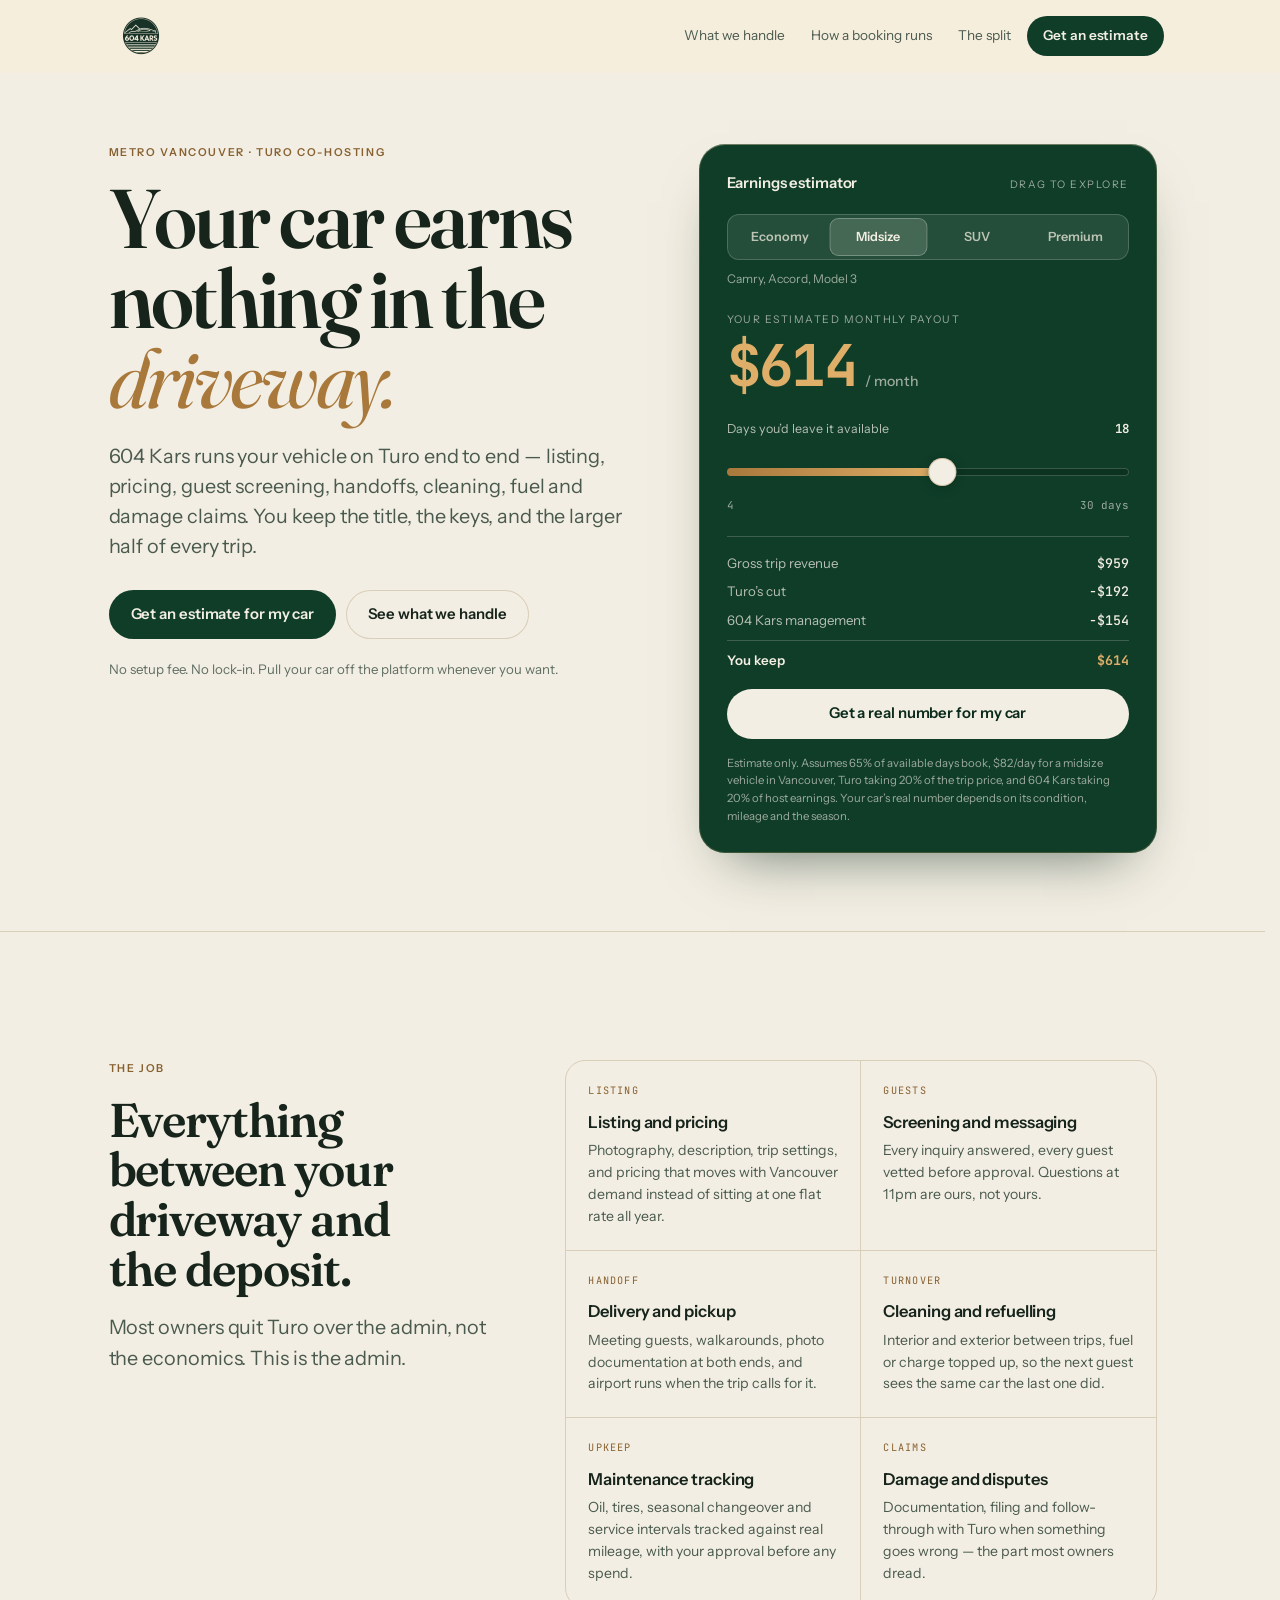
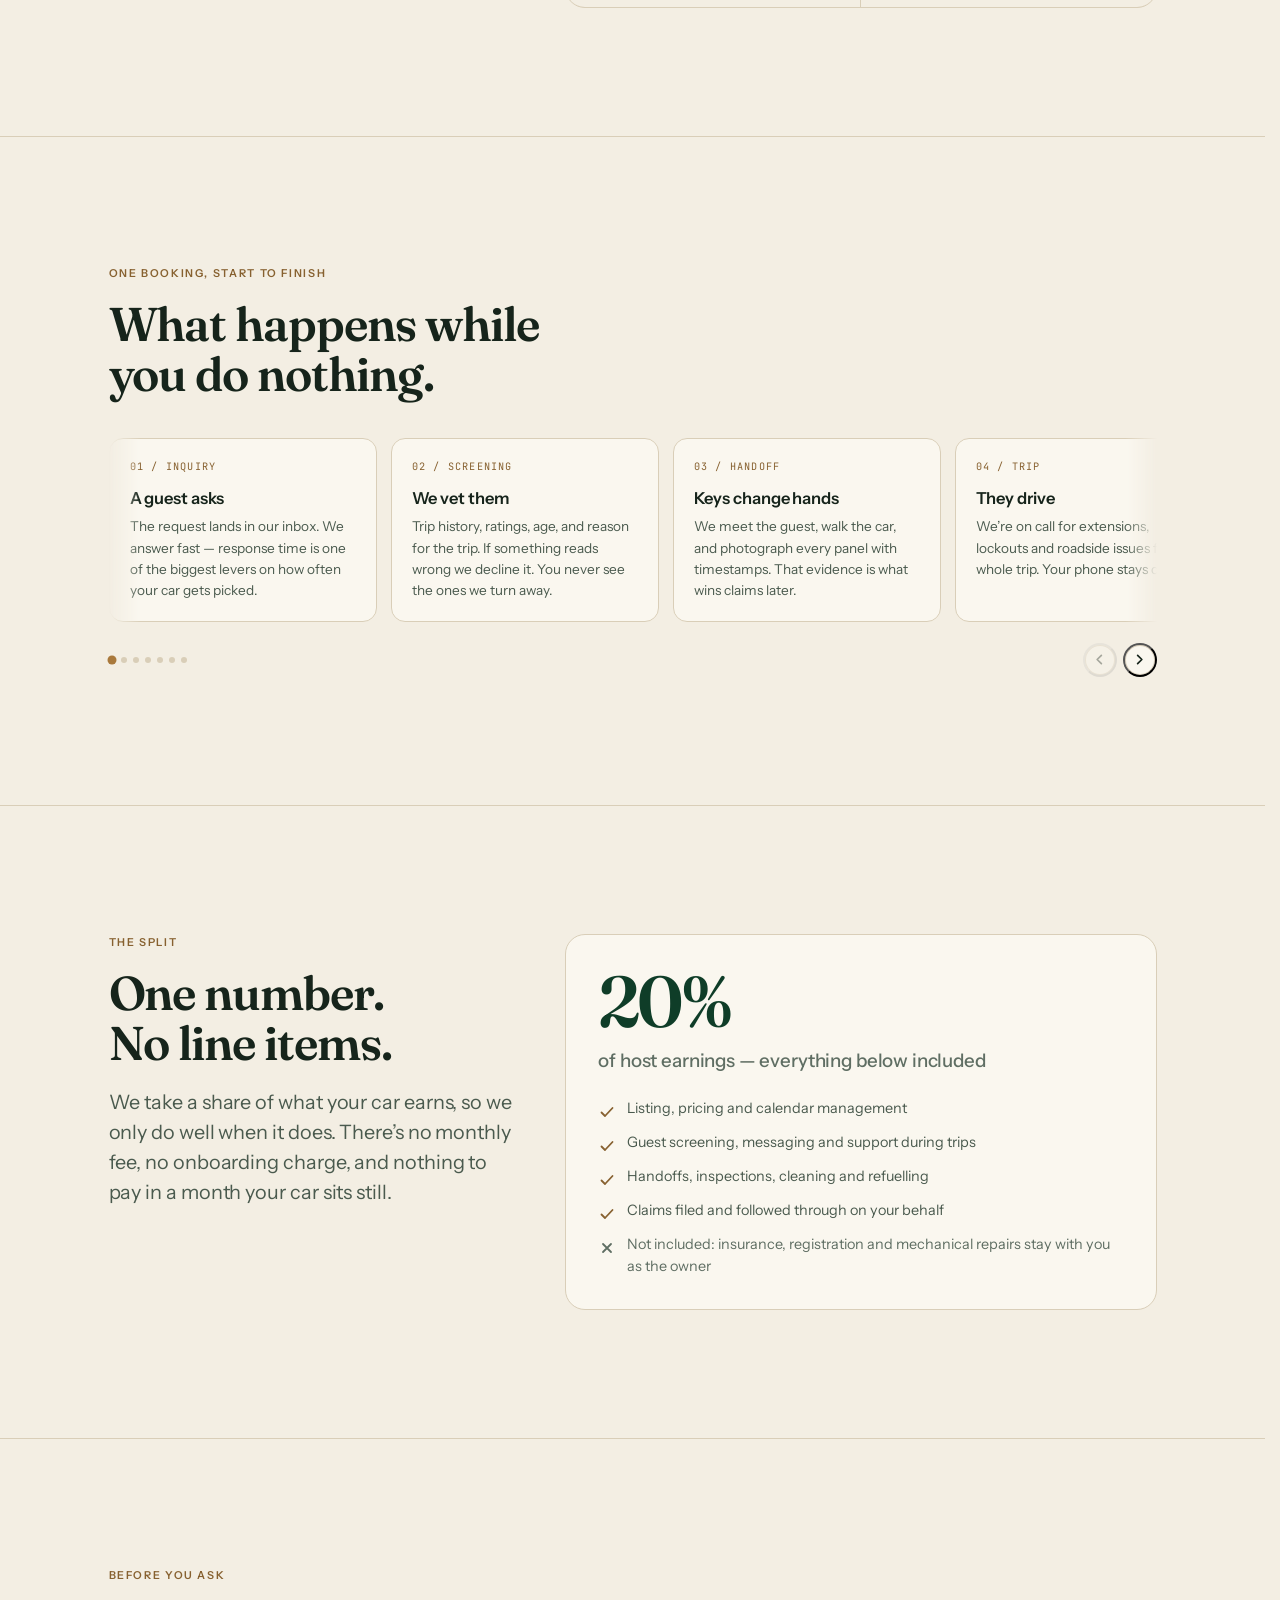
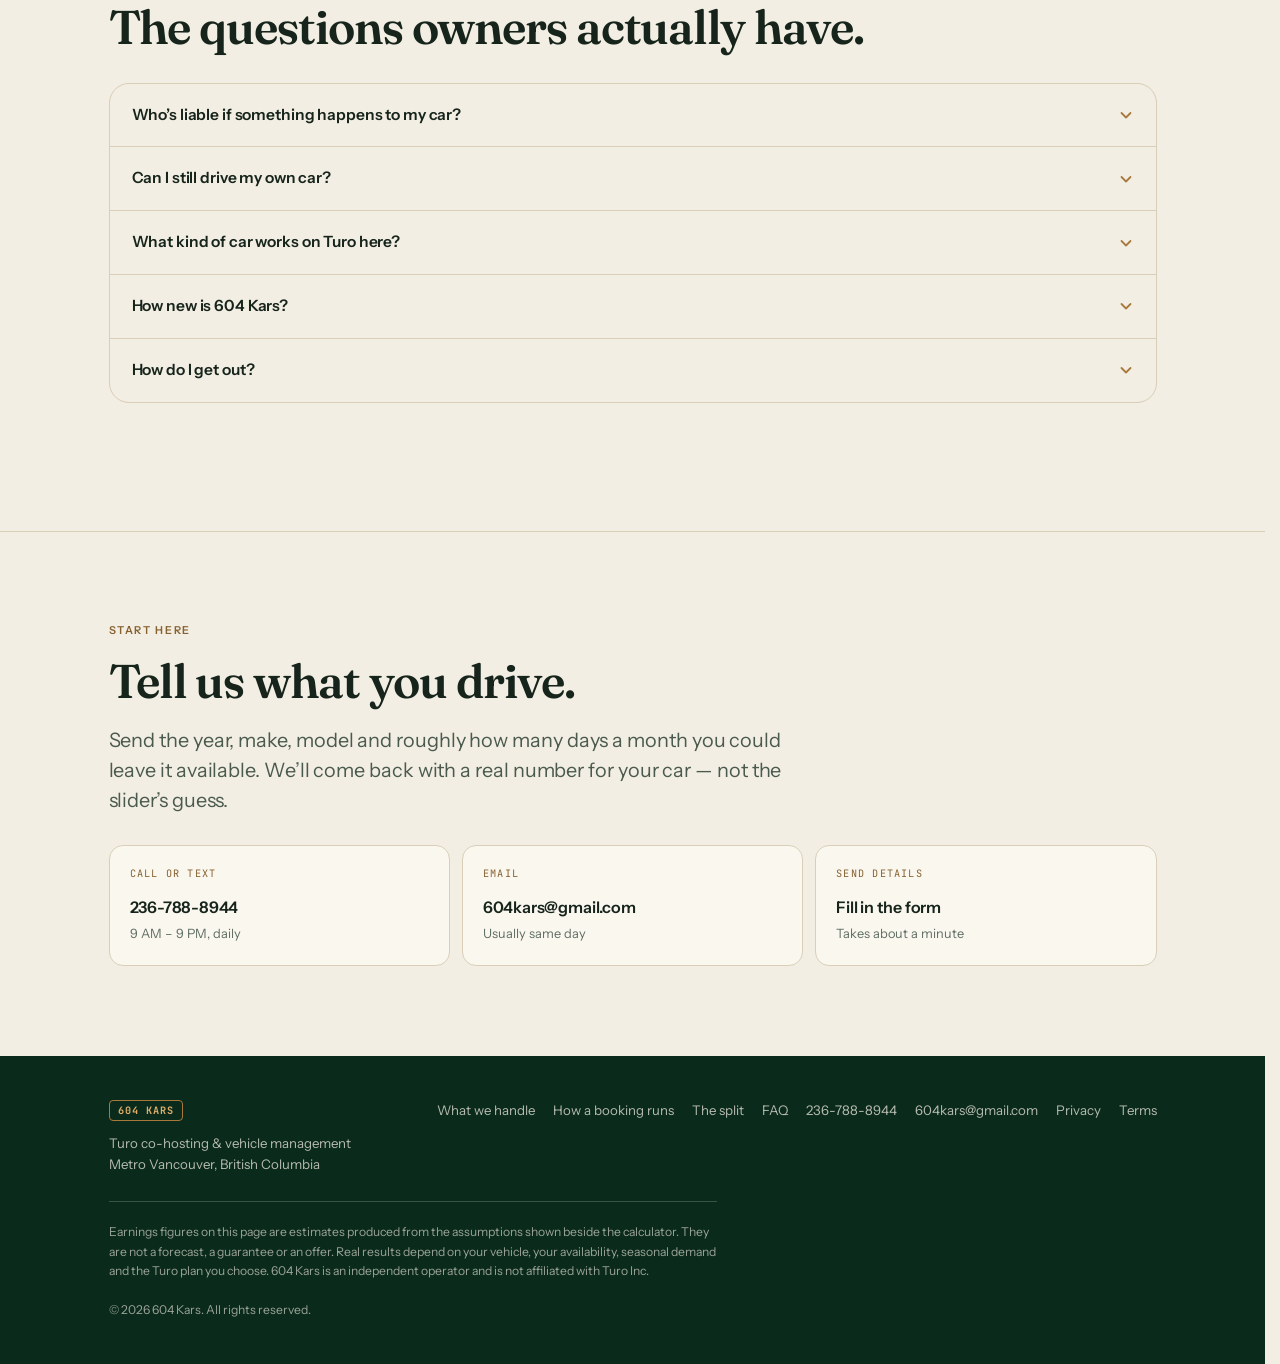
<file: index.html>
<!DOCTYPE html>
<html lang="en">
<head>
<meta charset="utf-8">
<meta name="viewport" content="width=device-width, initial-scale=1, viewport-fit=cover">
<title>604 Kars — Turo co-hosting &amp; vehicle management in Metro Vancouver</title>
<meta name="description" content="604 Kars runs your car on Turo end to end — listing, pricing, guest screening, handoffs, cleaning and claims. You keep the title, the keys, and the larger half of every trip.">
<meta name="theme-color" content="#F3EEE3">
<meta property="og:title" content="604 Kars — Turo co-hosting in Metro Vancouver">
<meta property="og:description" content="Your car earns nothing in the driveway. We run it on Turo so you don't have to.">
<meta property="og:type" content="website">
<meta property="og:url" content="https://604kars.com/">
<link rel="canonical" href="https://604kars.com/">
<link rel="preconnect" href="https://fonts.googleapis.com">
<link rel="preconnect" href="https://fonts.gstatic.com" crossorigin>
<!-- Fraunces' italic axis is loaded on purpose: the hero sets <em> in italic,
     and without the real cut the browser slants the roman instead, which in a
     display serif reads as a mistake. -->
<link href="https://fonts.googleapis.com/css2?family=Fraunces:ital,opsz,wght@0,9..144,400..900;1,9..144,400..900&family=Instrument+Sans:wght@400;500;600&family=JetBrains+Mono:wght@500;700&display=swap" rel="stylesheet">
<link rel="icon" type="image/png" sizes="32x32" href="favicon-32.png">
<link rel="icon" type="image/png" sizes="16x16" href="favicon-16.png">
<link rel="apple-touch-icon" sizes="180x180" href="apple-touch-icon.png">
<link rel="icon" href="favicon.ico">
<meta property="og:image" content="https://604kars.com/og-image.png">
<meta property="og:image:width" content="1200">
<meta property="og:image:height" content="630">
<meta name="twitter:card" content="summary_large_image">
<script>document.documentElement.className += ' js';</script>

<style>
/* ==========================================================================
   604 KARS — brand tokens
   paper / ink / racing green / brass / hairline
   Brass is reserved for money and hairlines. Nothing else is brass.
   ========================================================================== */
:root{
  --paper:        #F3EEE3;   /* page ground — warm bone, not white */
  --paper-raise:  #FAF7EF;   /* raised cards on paper */
  --ink:          #16241B;   /* primary text — green-tinted near-black */
  --ink-soft:     #4A5A4E;   /* secondary text on paper */
  --ink-mute:     #5F6E63;   /* captions, meta */
  --green:        #0F3D28;   /* dominant brand surface, primary CTA */
  --green-deep:   #0A2A1B;   /* depth, hover, footer */
  --brass:        #A9793C;   /* accent on paper — hairlines, rules, icons */
  --brass-text:   #876130;   /* the same brass, darkened for small text.
                                #A9793C is only 3.31:1 on paper — fine for a
                                1px rule or an icon, but every eyebrow and
                                kicker on this page is 0.64–0.68rem text and
                                needs 4.5:1. This measures 4.80:1. */
  --brass-lift:   #DFAE68;   /* accent on green — money figures */
  --hairline:     #D9CEB8;   /* dividers and borders on paper */

  /* On-green equivalents */
  --on-green:      #F3EEE3;
  --on-green-soft: rgba(243,238,227,.74);
  --on-green-mute: rgba(243,238,227,.62);
  --on-green-line: rgba(243,238,227,.20);
  --on-green-fill: rgba(243,238,227,.09);
  --on-green-edge: rgba(255,255,255,.26);

  --r-sm: 8px;
  --r-md: 14px;
  --r-lg: 20px;
  --r-xl: 26px;

  --gut: clamp(20px, 5vw, 46px);
  --maxw: 1140px;

  /* Mirrored pair — outbound and return follow the same curve (§7) */
  --ease-out: cubic-bezier(.22,.61,.36,1);
  --ease-in:  cubic-bezier(.64,.39,.78,1);
}

*{ box-sizing:border-box; }
html{ -webkit-text-size-adjust:100%; scroll-behavior:smooth; scrollbar-gutter:stable; }
@media (prefers-reduced-motion: reduce){ html{ scroll-behavior:auto; } }

body{
  margin:0;
  background:var(--paper);
  color:var(--ink);
  font-family:'Instrument Sans', system-ui, -apple-system, sans-serif;
  font-size:clamp(15px,.36vw + 14.2px,17px);
  line-height:1.6;
  letter-spacing:0;              /* body sits at zero tracking (§15) */
  -webkit-font-smoothing:antialiased;
  overflow-x:hidden;
}
body.is-locked{ overflow:hidden; }
img{ max-width:100%; display:block; }

/* ==========================================================================
   TYPE — tracking and leading are size-specific, never one value (§15)
   ========================================================================== */
h1,h2,h3,.display{
  font-family:Fraunces, Georgia, serif;
  font-optical-sizing:auto;
  margin:0;
  font-weight:600;
  text-wrap:balance;
}
h1{
  font-size:clamp(2.7rem,7.6vw,5.2rem);
  line-height:.96;
  letter-spacing:-.032em;        /* large text reads loose — tighten hard */
}
h2{
  font-size:clamp(1.95rem,3.7vw,3.05rem);
  line-height:1.05;
  letter-spacing:-.022em;
}
/* Anchor targets sit under the fixed nav without this — a jump to #faq
   would otherwise land its heading half-hidden behind the header. */
section[id]{ scroll-margin-top:88px; }
h3{
  font-family:'Instrument Sans',sans-serif;
  font-size:1.03rem;
  line-height:1.32;
  letter-spacing:-.006em;
  font-weight:600;
}
.eyebrow{
  font-size:.68rem;
  font-weight:600;
  letter-spacing:.15em;          /* small text wants positive tracking */
  text-transform:uppercase;
  color:var(--brass-text);
  margin:0 0 18px;
}
.lede{
  font-size:clamp(1.02rem,1.1vw + .82rem,1.24rem);
  line-height:1.52;
  letter-spacing:-.004em;
  color:var(--ink-soft);
  max-width:54ch;
}
.mono{
  font-family:'JetBrains Mono', ui-monospace, monospace;
  font-variant-numeric:tabular-nums;   /* figures must not jitter mid-spring (§11) */
  font-feature-settings:"tnum" 1;
}
p{ margin:0 0 1em; }
p:last-child{ margin-bottom:0; }

/* ==========================================================================
   LAYOUT
   ========================================================================== */
.wrap{ width:100%; max-width:var(--maxw); margin-inline:auto; padding-inline:var(--gut); }
.band{ padding-block:clamp(70px,10.5vw,128px); }
.band--tight{ padding-block:clamp(54px,8vw,90px); }
.rule{ height:1px; border:0; margin:0; background:var(--hairline); }
.cols{ display:grid; gap:clamp(26px,4vw,46px); }
@media (min-width:900px){ .cols--split{ grid-template-columns:minmax(0,.82fr) minmax(0,1.18fr); } }

/* ==========================================================================
   NAV — translucent layer, content scrolls underneath (§12)
   ========================================================================== */
.nav{
  position:fixed; inset:0 0 auto 0; z-index:60;
  padding:11px 0;
  padding-top:calc(11px + env(safe-area-inset-top));
  background:rgba(243,238,227,0);
  border-bottom:1px solid transparent;
  backdrop-filter:blur(0px) saturate(150%);
  -webkit-backdrop-filter:blur(0px) saturate(150%);
  transition:background-color 240ms linear, border-color 240ms linear, backdrop-filter 240ms linear;
}
.nav.is-lifted{
  background:rgba(243,238,227,.76);
  border-bottom-color:var(--hairline);
  backdrop-filter:blur(18px) saturate(170%);
  -webkit-backdrop-filter:blur(18px) saturate(170%);
}
/* Scroll-edge fade where content meets floating chrome — not a hard divider (§12) */
.nav::after{
  content:''; position:absolute; left:0; right:0; top:100%; height:22px;
  background:linear-gradient(to bottom, rgba(243,238,227,.6), rgba(243,238,227,0));
  opacity:0; pointer-events:none;
  transition:opacity 240ms var(--ease-out);
}
.nav.is-lifted::after{ opacity:1; }

.nav-inner{ display:flex; align-items:center; justify-content:space-between; gap:16px; }
.brand{ display:flex; align-items:center; gap:10px; text-decoration:none; color:var(--ink); }
/* Signature mark: a plate. The subject's own artifact. */
.plate{
  font-family:'JetBrains Mono',monospace;
  font-weight:700; font-size:.64rem; letter-spacing:.1em;
  color:var(--green);
  background:var(--paper-raise);
  border:1px solid var(--brass);
  box-shadow:inset 0 0 0 1px rgba(169,121,60,.22);
  border-radius:4px;
  padding:5px 8px 4px;
  line-height:1;
  flex:none;
}
.nav-right{ display:flex; align-items:center; gap:6px; }
.nav-link{
  display:none; font-size:.85rem; color:var(--ink-soft); text-decoration:none;
  padding:7px 10px; border-radius:var(--r-sm);
}
.nav-link:hover{ color:var(--ink); }
@media (min-width:900px){ .nav-link{ display:inline-block; } }

/* Mobile nav toggle — below 900px the links above collapse to display:none,
   so this hamburger is the only way to reach them without a full page scroll. */
.nav-toggle{
  display:none; flex:none; width:40px; height:40px; align-items:center; justify-content:center;
  background:none; border:1px solid transparent; border-radius:var(--r-sm); cursor:pointer; padding:0;
}
.nav-toggle-bars{ position:relative; width:18px; height:12px; flex:none; }
.nav-toggle-bars span{
  position:absolute; left:0; right:0; height:2px; background:var(--ink); border-radius:2px;
  transition:transform 200ms var(--ease-out), opacity 200ms var(--ease-out), top 200ms var(--ease-out);
}
.nav-toggle-bars span:nth-child(1){ top:0; }
.nav-toggle-bars span:nth-child(2){ top:5px; }
.nav-toggle-bars span:nth-child(3){ top:10px; }
.nav.nav-open .nav-toggle-bars span:nth-child(1){ top:5px; transform:rotate(45deg); }
.nav.nav-open .nav-toggle-bars span:nth-child(2){ opacity:0; }
.nav.nav-open .nav-toggle-bars span:nth-child(3){ top:5px; transform:rotate(-45deg); }

@media (max-width:899.98px){
  .nav-toggle{ display:inline-flex; }
  .nav-right{
    position:absolute; top:100%; left:0; right:0;
    flex-direction:column; align-items:stretch; gap:2px;
    background:var(--paper-raise); border-bottom:1px solid var(--hairline);
    padding:8px var(--gut) calc(16px + env(safe-area-inset-bottom));
    display:none;
    max-height:calc(100vh - 62px); overflow-y:auto;
  }
  .nav.nav-open .nav-right{ display:flex; }
  .nav.nav-open .nav-link{ display:block; font-size:1rem; padding:13px 4px; border-bottom:1px solid var(--hairline); }
  .nav-right .btn{ margin-top:10px; width:100%; justify-content:center; }
}

/* ==========================================================================
   BUTTONS — feedback on pointer-down, instantly (§1)
   ========================================================================== */
.btn{
  -webkit-tap-highlight-color:transparent;
  touch-action:manipulation;
  appearance:none; border:0; cursor:pointer;
  font:inherit; font-weight:600; font-size:.93rem; letter-spacing:-.006em;
  padding:13px 22px; border-radius:999px;
  display:inline-flex; align-items:center; justify-content:center; gap:8px;
  text-decoration:none; transform:scale(1);
  transition:transform 110ms var(--ease-out), background-color 170ms linear, color 170ms linear;
}
.btn:active{ transform:scale(.965); }
.btn--primary{ background:var(--green); color:var(--paper); }
.btn--primary:hover{ background:var(--green-deep); }
.btn--ghost{ background:transparent; color:var(--ink); box-shadow:inset 0 0 0 1px var(--hairline); }
.btn--ghost:hover{ background:rgba(169,121,60,.08); }
.btn--onGreen{ background:var(--paper); color:var(--green-deep); }
.btn--onGreen:hover{ background:#fff; }
.btn--sm{ padding:9px 16px; font-size:.85rem; }
.btn--wide{ width:100%; }
:where(a,button,[tabindex]):focus-visible{
  outline:2px solid var(--brass); outline-offset:3px; border-radius:var(--r-sm);
}

/* ==========================================================================
   HERO
   ========================================================================== */
.hero{ padding-top:clamp(108px,16vh,164px); padding-bottom:clamp(46px,7vw,78px); }
.hero-grid{ display:grid; gap:clamp(34px,5vw,58px); }
@media (min-width:1000px){
  .hero-grid{ grid-template-columns:minmax(0,1fr) minmax(0,458px); align-items:start; gap:58px; }
}
.hero h1 em{ font-style:italic; font-weight:400; color:var(--brass); }
.hero .lede{ margin-top:22px; }
.hero-actions{ display:flex; flex-wrap:wrap; gap:10px; margin-top:28px; }
@media (max-width:520px){ .hero-actions .btn{ width:100%; } }
.hero-note{ margin-top:20px; font-size:.83rem; color:var(--ink-mute); }

/* ==========================================================================
   INSTRUMENT PANEL — the signature.
   One physical object holding everything the owner touches.
   ========================================================================== */
.panel{
  position:relative;
  background:var(--green);
  color:var(--on-green);
  border-radius:var(--r-xl);
  padding:clamp(20px,3.2vw,28px);
  box-shadow:
    inset 0 1px 0 var(--on-green-edge),          /* light catching the top edge */
    0 28px 56px -30px rgba(10,42,27,.65);        /* big surface reads thick (§12) */
  overflow:hidden;
}
.panel::before{
  content:''; position:absolute; inset:0; pointer-events:none; border-radius:inherit;
  box-shadow:inset 0 0 0 1px rgba(223,174,104,.22);
}
.panel-head{ display:flex; align-items:baseline; justify-content:space-between; gap:12px; margin-bottom:18px; }
.panel-title{ font-size:.93rem; font-weight:600; letter-spacing:-.008em; }
.panel-tag{ font-size:.65rem; letter-spacing:.14em; text-transform:uppercase; color:var(--on-green-mute); }

/* Segmented control */
.seg{
  position:relative; display:grid; grid-template-columns:repeat(4,1fr);
  background:var(--on-green-fill);
  box-shadow:inset 0 0 0 1px var(--on-green-line);
  border-radius:12px; padding:4px; isolation:isolate;
}
.seg-thumb{
  position:absolute; z-index:-1; top:4px; bottom:4px; left:0;
  background:rgba(243,238,227,.16);
  box-shadow:inset 0 0 0 1px var(--on-green-edge);
  border-radius:9px;
}
.seg button{
  -webkit-tap-highlight-color:transparent;
  appearance:none; background:none; border:0; cursor:pointer;
  font:inherit; font-size:.79rem; font-weight:600; letter-spacing:-.002em;
  color:var(--on-green-soft);
  padding:9px 3px; border-radius:9px;
  transition:color 160ms linear, transform 110ms var(--ease-out);
}
.seg button:active{ transform:scale(.955); }
.seg button[aria-checked="true"]{ color:var(--on-green); }
.seg-hint{ margin:9px 0 0; font-size:.75rem; color:var(--on-green-mute); min-height:1.25em; }

/* Readout */
.readout{ margin:24px 0 2px; }
.readout-label{ font-size:.66rem; letter-spacing:.14em; text-transform:uppercase; color:var(--on-green-mute); margin:0 0 8px; }
.readout-figure{
  display:flex; align-items:baseline; gap:9px; margin:0;
  font-family:'JetBrains Mono',monospace; font-variant-numeric:tabular-nums;
  font-weight:700; font-size:clamp(2.6rem,7.6vw,3.6rem); line-height:1;
  letter-spacing:-.045em; color:var(--brass-lift);
}
.readout-figure .per{
  font-family:'Instrument Sans',sans-serif; font-size:.88rem; font-weight:500;
  letter-spacing:0; color:var(--on-green-mute);
}

/* Slider — a real instrument, not an input[type=range] */
.slider{ margin-top:24px; touch-action:pan-y; user-select:none; -webkit-user-select:none; -webkit-tap-highlight-color:transparent; }
.slider-top{ display:flex; align-items:baseline; justify-content:space-between; gap:12px; font-size:.78rem; color:var(--on-green-soft); margin-bottom:12px; }
.slider-days{ color:var(--on-green); font-weight:600; }
.slider-track{ position:relative; height:42px; display:flex; align-items:center; cursor:grab; }
.slider-track:active{ cursor:grabbing; }
.slider-rail{
  position:absolute; left:0; right:0; height:8px; border-radius:999px;
  background:rgba(10,42,27,.55);
  box-shadow:inset 0 0 0 1px var(--on-green-line);
  overflow:hidden;
}
.slider-fill{
  position:absolute; inset:0; border-radius:999px;
  background:linear-gradient(90deg, var(--brass), var(--brass-lift));
  transform-origin:left center; transform:scaleX(0);
}
.slider-thumb{
  position:absolute; left:0; top:50%; width:28px; height:28px; margin-top:-14px;
  border-radius:999px; background:var(--paper);
  box-shadow:0 2px 8px rgba(10,42,27,.5), inset 0 0 0 1px rgba(169,121,60,.35);
  transition:box-shadow 150ms linear;
}
.slider-thumb.is-held{ box-shadow:0 5px 16px rgba(10,42,27,.6), inset 0 0 0 1px rgba(169,121,60,.5), 0 0 0 8px rgba(223,174,104,.16); }
.slider-scale{ display:flex; justify-content:space-between; font-family:'JetBrains Mono',monospace; font-size:.68rem; color:var(--on-green-mute); margin-top:4px; }

/* The arithmetic, shown rather than hidden */
.maths{ margin-top:22px; padding-top:16px; border-top:1px solid var(--on-green-line); display:grid; gap:7px; font-size:.83rem; }
.maths-row{ display:flex; justify-content:space-between; gap:16px; color:var(--on-green-soft); }
.maths-row b{ font-weight:500; color:var(--on-green); }
.maths-row--net{ margin-top:2px; padding-top:9px; border-top:1px solid var(--on-green-line); font-weight:600; color:var(--on-green); }
.maths-row--net b{ color:var(--brass-lift); font-weight:700; }
.maths b.mono{ font-size:.83rem; }
.panel .btn--wide{ margin-top:18px; }
.disclaimer{ margin:16px 0 0; font-size:.71rem; line-height:1.55; color:var(--on-green-mute); }

/* ==========================================================================
   WHAT WE HANDLE
   ========================================================================== */
.handled{
  display:grid; gap:1px; background:var(--hairline);
  border:1px solid var(--hairline); border-radius:var(--r-lg); overflow:hidden;
}
@media (min-width:620px){ .handled{ grid-template-columns:1fr 1fr; } }
.handled-item{ background:var(--paper); padding:22px; }
.handled-item h3{ margin-bottom:7px; }
.handled-item p{ margin:0; font-size:.88rem; line-height:1.55; color:var(--ink-soft); }
.kicker{
  display:block; margin-bottom:12px;
  font-family:'JetBrains Mono',monospace; font-size:.64rem;
  letter-spacing:.12em; color:var(--brass-text);
}

/* ==========================================================================
   TIMELINE — order carries information, so the sequence is the structure
   ========================================================================== */
.timeline{ margin-top:36px; }
.timeline-viewport{
  overflow:hidden; cursor:grab; touch-action:pan-y;
  user-select:none; -webkit-user-select:none; -webkit-tap-highlight-color:transparent;
  -webkit-mask-image:linear-gradient(90deg,transparent,#000 3%,#000 97%,transparent);
  mask-image:linear-gradient(90deg,transparent,#000 3%,#000 97%,transparent);
}
.timeline-viewport:active{ cursor:grabbing; }
.timeline-rail{ display:flex; gap:14px; padding:3px 0 5px; }
.stop{
  flex:0 0 auto; width:min(268px,74vw);
  background:var(--paper-raise);
  border:1px solid var(--hairline);
  border-radius:var(--r-md); padding:20px;
}
.stop h3{ margin-bottom:7px; }
.stop p{ margin:0; font-size:.85rem; line-height:1.55; color:var(--ink-soft); }
.timeline-foot{ display:flex; align-items:center; justify-content:space-between; gap:14px; margin-top:16px; }
.dots{ display:flex; gap:6px; }
.dot{
  width:6px; height:6px; border-radius:999px; background:var(--hairline);
  transition:background-color 220ms linear, transform 220ms var(--ease-out);
}
.dot.is-on{ background:var(--brass); transform:scale(1.5); }
.drag-hint{ font-size:.74rem; color:var(--ink-mute); }
.tl-nav{ display:flex; gap:6px; }
.tl-btn{
  -webkit-tap-highlight-color:transparent;
  appearance:none; cursor:pointer; display:grid; place-items:center;
  width:34px; height:34px; border-radius:999px; padding:0;
  background:var(--paper-raise); color:var(--ink);
  box-shadow:inset 0 0 0 1px var(--hairline);
  transform:scale(1);
  transition:transform 110ms var(--ease-out), border-color 160ms linear, opacity 160ms linear;
}
.tl-btn:hover{ box-shadow:inset 0 0 0 1px var(--brass); }
.tl-btn:active{ transform:scale(.92); }
.tl-btn:disabled{ opacity:.35; cursor:default; }
.tl-btn:disabled:active{ transform:none; }
/* The viewport itself is now a focusable, keyboard-operable group (arrow
   keys move a card at a time) — it needs a visible ring like any control. */
.timeline-viewport:focus-visible{ outline:2px solid var(--brass); outline-offset:6px; border-radius:var(--r-md); }

/* ==========================================================================
   THE SPLIT
   ========================================================================== */
.split-card{
  background:var(--paper-raise);
  border:1px solid var(--hairline);
  border-radius:var(--r-lg);
  padding:clamp(22px,3.3vw,32px);
}
.split-figure{
  margin:0; font-family:Fraunces,serif; font-optical-sizing:auto;
  font-size:clamp(3.2rem,8.6vw,4.5rem); font-weight:600; line-height:.95;
  letter-spacing:-.04em; color:var(--green);
}
.split-figure small{
  display:block; margin-top:12px;
  font-family:'Instrument Sans',sans-serif; font-size:.26em; font-weight:500;
  letter-spacing:-.008em; line-height:1.45; color:var(--ink-mute);
}
.checks{ list-style:none; padding:0; margin:24px 0 0; display:grid; gap:11px; }
.checks li{ display:grid; grid-template-columns:18px 1fr; gap:11px; font-size:.9rem; line-height:1.5; color:var(--ink-soft); }
.checks svg{ margin-top:5px; color:var(--brass-text); }
.checks li.no{ color:var(--ink-mute); }
.checks li.no svg{ color:var(--ink-mute); }

/* ==========================================================================
   FAQ — not gesture-driven, so a CSS transition is the right tool here
   ========================================================================== */
.faq{ display:grid; gap:1px; background:var(--hairline); border:1px solid var(--hairline); border-radius:var(--r-lg); overflow:hidden; }
.qa{ background:var(--paper); }
.qa-btn{
  -webkit-tap-highlight-color:transparent;
  width:100%; text-align:left; appearance:none; background:none; border:0; cursor:pointer;
  font:inherit; font-weight:600; font-size:.97rem; letter-spacing:-.008em; color:var(--ink);
  padding:19px 22px; display:flex; align-items:center; justify-content:space-between; gap:16px;
}
.qa-btn .chev{ flex:none; color:var(--brass); transition:transform 300ms var(--ease-out); }
.qa[data-open="true"] .qa-btn .chev{ transform:rotate(180deg); }
.qa-body{ display:grid; grid-template-rows:0fr; transition:grid-template-rows 300ms var(--ease-in); }
.qa[data-open="true"] .qa-body{ grid-template-rows:1fr; transition-timing-function:var(--ease-out); }
.qa-body > div{ overflow:hidden; }
.qa-body p{ margin:0; padding:0 22px 20px; font-size:.9rem; line-height:1.6; color:var(--ink-soft); max-width:64ch; }

/* ==========================================================================
   CONTACT + FOOTER
   ========================================================================== */
.contact-grid{ display:grid; gap:12px; margin-top:30px; }
@media (min-width:760px){ .contact-grid{ grid-template-columns:repeat(3,1fr); } }
.contact-card{
  display:block; width:100%; text-align:left; text-decoration:none; cursor:pointer;
  font:inherit; color:var(--ink);
  background:var(--paper-raise); border:1px solid var(--hairline);
  border-radius:var(--r-md); padding:20px;
  transform:scale(1);
  transition:transform 120ms var(--ease-out), border-color 180ms linear, background-color 180ms linear;
}
.contact-card:active{ transform:scale(.98); }
.contact-card:hover{ border-color:var(--brass); }
.contact-card .v{ display:block; font-weight:600; font-size:1rem; letter-spacing:-.012em; }
.contact-card .s{ display:block; font-size:.8rem; color:var(--ink-mute); margin-top:4px; }

.foot{ background:var(--green-deep); color:var(--on-green); padding-block:44px; padding-bottom:calc(44px + env(safe-area-inset-bottom)); font-size:.83rem; }
.foot .brand{ color:var(--on-green); }
.foot .plate{ background:transparent; color:var(--brass-lift); border-color:var(--brass); box-shadow:none; }
.foot-top{ display:flex; flex-wrap:wrap; gap:20px 32px; justify-content:space-between; align-items:flex-start; }
.foot-blurb{ color:var(--on-green-soft); margin:12px 0 0; }
.foot-links{ display:flex; flex-wrap:wrap; gap:8px 18px; }
.foot a{ color:var(--on-green-soft); text-decoration:none; }
.foot a:hover{ color:var(--on-green); }
.foot-fine{ margin:26px 0 0; padding-top:20px; border-top:1px solid var(--on-green-line); max-width:76ch; font-size:.76rem; line-height:1.6; color:var(--on-green-mute); }

/* ==========================================================================
   SHEET — in from the bottom, out to the bottom (§7)
   ========================================================================== */
.scrim{
  position:fixed; inset:0; z-index:70; background:rgba(10,42,27,.5);
  backdrop-filter:blur(2px); -webkit-backdrop-filter:blur(2px);
  opacity:0; visibility:hidden; pointer-events:none;
}
.scrim.is-live{ visibility:visible; pointer-events:auto; }
.sheet{
  position:fixed; z-index:71; left:50%; bottom:0; width:min(520px,100%);
  transform:translate3d(-50%,110%,0);
  background:rgba(250,247,239,.94);
  backdrop-filter:blur(26px) saturate(160%); -webkit-backdrop-filter:blur(26px) saturate(160%);
  border-radius:22px 22px 0 0;
  border-top:1px solid var(--brass);
  box-shadow:0 -20px 50px -20px rgba(10,42,27,.5);
  padding:6px var(--gut) calc(24px + env(safe-area-inset-bottom));
  max-height:88dvh; overflow-y:auto; overflow-x:hidden;
  visibility:hidden;
  touch-action:pan-y;              /* content stays scrollable on short screens */
}
.sheet.is-live{ visibility:visible; }
/* Drag lives here, so it never fights the sheet's own scrolling */
.sheet-handle{ touch-action:none; cursor:grab; user-select:none; -webkit-user-select:none; }
.sheet-handle:active{ cursor:grabbing; }
.grabber{ width:36px; height:4px; border-radius:999px; background:#C3B497; margin:8px auto 14px; }
.sheet h2{ font-size:1.55rem; letter-spacing:-.026em; }
.sheet .lede{ font-size:.91rem; margin-top:8px; }
.field{ margin-top:14px; }
.field label{ display:block; font-size:.7rem; letter-spacing:.12em; text-transform:uppercase; color:var(--ink-mute); margin-bottom:7px; }
.field input, .field textarea{
  width:100%; font:inherit; font-size:.95rem; color:var(--ink);
  background:var(--paper); border:1px solid var(--hairline); border-radius:var(--r-sm);
  padding:12px 14px;
}
.field textarea{ resize:vertical; min-height:76px; }
.field input:focus, .field textarea:focus{ outline:none; border-color:var(--brass); box-shadow:0 0 0 3px rgba(169,121,60,.16); }
.field-err{ display:block; font-size:.78rem; line-height:1.4; color:#9A3B2E; }
.field-err:not(:empty){ margin-top:6px; }
.field.has-err input{ border-color:#9A3B2E; }
.field.has-err input:focus{ box-shadow:0 0 0 3px rgba(154,59,46,.16); }
.sheet-actions{ display:grid; gap:9px; margin-top:20px; }
.sheet-alt{ text-align:center; font-size:.8rem; color:var(--ink-mute); margin:14px 0 0; }
.sheet-alt a{ color:var(--brass-text); }
.sheet-fallback-text{
  width:100%; resize:vertical; font-family:'JetBrains Mono',monospace; font-size:.8rem;
  color:var(--ink-soft); background:var(--paper); border:1px solid var(--hairline);
  border-radius:var(--r-sm); padding:10px 12px; margin:10px 0 16px;
}

/* ==========================================================================
   REVEALS — entry only, restrained
   ========================================================================== */
.js .rise{ opacity:0; transform:translate3d(0,14px,0); }
.js .rise.is-in{ opacity:1; transform:none; transition:opacity 600ms var(--ease-out), transform 600ms var(--ease-out); }
@media print{ .js .rise{ opacity:1; transform:none; } }

/* ==========================================================================
   PREFERENCES (§14) — reduced motion is a gentler equivalent, not an absence
   ========================================================================== */
@media (prefers-reduced-motion: reduce){
  .js .rise{ opacity:1; transform:none; transition:opacity 180ms linear; }
  .btn, .seg button, .contact-card{ transition:background-color 150ms linear, color 150ms linear, opacity 150ms linear; }
  .btn:active, .seg button:active, .contact-card:active{ transform:none; opacity:.7; }
  .qa-body, .qa-btn .chev, .nav::after, .dot{ transition-duration:140ms; }
  .dot.is-on{ transform:none; }
}
@media (prefers-reduced-transparency: reduce){
  .nav.is-lifted{ background:var(--paper); backdrop-filter:none; -webkit-backdrop-filter:none; }
  .sheet{ background:var(--paper-raise); backdrop-filter:none; -webkit-backdrop-filter:none; }
  .scrim{ background:rgba(10,42,27,.78); backdrop-filter:none; -webkit-backdrop-filter:none; }
}
@media (prefers-contrast: more){
  :root{ --ink-soft:#2C3A31; --ink-mute:#39473E; --hairline:#A99878; --on-green-soft:rgba(243,238,227,.92); --on-green-mute:rgba(243,238,227,.8); --on-green-line:rgba(243,238,227,.42); }
  .btn--ghost{ box-shadow:inset 0 0 0 2px var(--ink); }
  .contact-card, .stop, .split-card, .handled, .faq{ border-color:var(--ink-mute); }
}

.visually-hidden{ position:absolute; width:1px; height:1px; margin:-1px; padding:0; overflow:hidden; clip:rect(0 0 0 0); white-space:nowrap; border:0; }
</style>
</head>
<body>

<nav class="nav" id="nav">
  <div class="nav-inner wrap">
    <a class="brand" href="#top" aria-label="604 Kars — home">
      <img src="logo.png" alt="604 Kars" class="brand-logo" style="height: 50px; width: auto;">
    </a>
    <button class="nav-toggle" type="button" id="navToggle" aria-expanded="false" aria-controls="navRight" aria-label="Open menu">
      <span class="nav-toggle-bars" aria-hidden="true"><span></span><span></span><span></span></span>
    </button>
    <div class="nav-right" id="navRight">
      <a class="nav-link" href="#handled">What we handle</a>
      <a class="nav-link" href="#trip">How a booking runs</a>
      <a class="nav-link" href="#split">The split</a>
      <button class="btn btn--primary btn--sm" type="button" data-open-sheet>Get an estimate</button>
    </div>
  </div>
</nav>

<main id="main">

<!-- ======================= HERO + INSTRUMENT ======================= -->
<section class="hero wrap" id="top">
  <div class="hero-grid">
    <div>
      <p class="eyebrow">Metro Vancouver · Turo co-hosting</p>
      <h1>Your car earns<br>nothing in the<br><em>driveway.</em></h1>
      <p class="lede">
        604&nbsp;Kars runs your vehicle on Turo end to end — listing, pricing, guest
        screening, handoffs, cleaning, fuel and damage claims. You keep the title,
        the keys, and the larger half of every trip.
      </p>
      <div class="hero-actions">
        <button class="btn btn--primary" type="button" data-open-sheet>Get an estimate for my car</button>
        <a class="btn btn--ghost" href="#handled">See what we handle</a>
      </div>
      <p class="hero-note">No setup fee. No lock-in. Pull your car off the platform whenever you want.</p>
    </div>

    <!-- The signature element. Drag it. -->
    <div class="panel" id="estimator">
      <div class="panel-head">
        <span class="panel-title">Earnings estimator</span>
        <span class="panel-tag">Drag to explore</span>
      </div>

      <div class="seg" id="seg" role="radiogroup" aria-label="Vehicle class">
        <div class="seg-thumb" id="segThumb" aria-hidden="true"></div>
      </div>
      <p class="seg-hint" id="segHint"></p>

      <div class="readout">
        <p class="readout-label">Your estimated monthly payout</p>
        <p class="readout-figure">
          <span class="mono" id="figure">$0</span>
          <span class="per">/ month</span>
        </p>
        <!-- Kept separate from the visible figure on purpose: that number
             repaints every animation frame while dragging, and a live region
             wired straight to it would read out ~60 values a second. This
             one is only ever written once, after the value settles (§13 —
             feedback earns its place, over-feedback trains people to ignore
             it). Screen-reader users get one clean announcement per change,
             not a stream of noise. -->
        <span class="visually-hidden" id="figureAnnounce" aria-live="polite" aria-atomic="true"></span>
      </div>

      <div class="slider">
        <div class="slider-top">
          <span id="dayLabel">Days you’d leave it available</span>
          <span class="slider-days mono" id="dayCount">18</span>
        </div>
        <div class="slider-track" id="track" role="slider" tabindex="0"
             aria-labelledby="dayLabel" aria-valuemin="4" aria-valuemax="30"
             aria-valuenow="18" aria-valuetext="18 days per month">
          <div class="slider-rail"><div class="slider-fill" id="fill"></div></div>
          <div class="slider-thumb" id="thumb"></div>
        </div>
        <div class="slider-scale" aria-hidden="true"><span>4</span><span>30 days</span></div>
      </div>

      <div class="maths">
        <div class="maths-row"><span>Gross trip revenue</span><b class="mono" id="mGross">$0</b></div>
        <div class="maths-row"><span>Turo’s cut</span><b class="mono" id="mTuro">−$0</b></div>
        <div class="maths-row"><span>604 Kars management</span><b class="mono" id="mMgmt">−$0</b></div>
        <div class="maths-row maths-row--net"><span>You keep</span><b class="mono" id="mNet">$0</b></div>
      </div>

      <button class="btn btn--onGreen btn--wide" type="button" data-open-sheet>Get a real number for my car</button>

      <p class="disclaimer" id="assumptions"></p>
      <noscript><p class="disclaimer">The estimator needs JavaScript. Call or text 236-788-8944 and we’ll run the numbers with you.</p></noscript>
    </div>
  </div>
</section>

<hr class="rule">

<!-- ======================= WHAT WE HANDLE ======================= -->
<section class="band wrap" id="handled">
  <div class="cols cols--split">
    <div class="rise">
      <p class="eyebrow">The job</p>
      <h2>Everything between your driveway and the deposit.</h2>
      <p class="lede" style="margin-top:18px">Most owners quit Turo over the admin, not the economics. This is the admin.</p>
    </div>
    <div class="handled rise">
      <div class="handled-item">
        <span class="kicker">LISTING</span><h3>Listing and pricing</h3>
        <p>Photography, description, trip settings, and pricing that moves with Vancouver demand instead of sitting at one flat rate all year.</p>
      </div>
      <div class="handled-item">
        <span class="kicker">GUESTS</span><h3>Screening and messaging</h3>
        <p>Every inquiry answered, every guest vetted before approval. Questions at 11pm are ours, not yours.</p>
      </div>
      <div class="handled-item">
        <span class="kicker">HANDOFF</span><h3>Delivery and pickup</h3>
        <p>Meeting guests, walkarounds, photo documentation at both ends, and airport runs when the trip calls for it.</p>
      </div>
      <div class="handled-item">
        <span class="kicker">TURNOVER</span><h3>Cleaning and refuelling</h3>
        <p>Interior and exterior between trips, fuel or charge topped up, so the next guest sees the same car the last one did.</p>
      </div>
      <div class="handled-item">
        <span class="kicker">UPKEEP</span><h3>Maintenance tracking</h3>
        <p>Oil, tires, seasonal changeover and service intervals tracked against real mileage, with your approval before any spend.</p>
      </div>
      <div class="handled-item">
        <span class="kicker">CLAIMS</span><h3>Damage and disputes</h3>
        <p>Documentation, filing and follow-through with Turo when something goes wrong — the part most owners dread.</p>
      </div>
    </div>
  </div>
</section>

<hr class="rule">

<!-- ======================= TIMELINE ======================= -->
<section class="band wrap" id="trip">
  <div class="rise">
    <p class="eyebrow">One booking, start to finish</p>
    <h2>What happens while<br>you do nothing.</h2>
  </div>
  <div class="timeline rise">
    <div class="timeline-viewport" id="tlViewport" role="group" aria-label="How a booking runs, seven steps" tabindex="0">
      <div class="timeline-rail" id="tlRail">
        <article class="stop"><span class="kicker">01 / INQUIRY</span><h3>A guest asks</h3><p>The request lands in our inbox. We answer fast — response time is one of the biggest levers on how often your car gets picked.</p></article>
        <article class="stop"><span class="kicker">02 / SCREENING</span><h3>We vet them</h3><p>Trip history, ratings, age, and reason for the trip. If something reads wrong we decline it. You never see the ones we turn away.</p></article>
        <article class="stop"><span class="kicker">03 / HANDOFF</span><h3>Keys change hands</h3><p>We meet the guest, walk the car, and photograph every panel with timestamps. That evidence is what wins claims later.</p></article>
        <article class="stop"><span class="kicker">04 / TRIP</span><h3>They drive</h3><p>We’re on call for extensions, lockouts and roadside issues for the whole trip. Your phone stays quiet.</p></article>
        <article class="stop"><span class="kicker">05 / RETURN</span><h3>The car comes back</h3><p>Second walkaround, same angles, fuel and mileage logged. Any new damage is filed the same day, not the next week.</p></article>
        <article class="stop"><span class="kicker">06 / RESET</span><h3>Cleaned and topped up</h3><p>Interior, exterior, fuel or charge. The car goes back on the calendar ready — not "ready once I get to it".</p></article>
        <article class="stop"><span class="kicker">07 / PAYOUT</span><h3>You get paid</h3><p>Turo pays out, we take our share, and you get a statement showing every trip, every expense and every dollar.</p></article>
      </div>
    </div>
    <div class="timeline-foot">
      <div class="dots" id="tlDots" aria-hidden="true"></div>
      <div class="tl-nav">
        <button class="tl-btn" type="button" id="tlPrev" aria-label="Previous step" disabled><svg width="15" height="15" viewBox="0 0 16 16" fill="none" aria-hidden="true"><path d="M10 3.5L5.5 8l4.5 4.5" stroke="currentColor" stroke-width="1.8" stroke-linecap="round" stroke-linejoin="round"/></svg></button>
        <button class="tl-btn" type="button" id="tlNext" aria-label="Next step"><svg width="15" height="15" viewBox="0 0 16 16" fill="none" aria-hidden="true"><path d="M6 3.5L10.5 8 6 12.5" stroke="currentColor" stroke-width="1.8" stroke-linecap="round" stroke-linejoin="round"/></svg></button>
      </div>
    </div>
  </div>
</section>

<hr class="rule">

<!-- ======================= THE SPLIT ======================= -->
<section class="band wrap" id="split">
  <div class="cols cols--split">
    <div class="rise">
      <p class="eyebrow">The split</p>
      <h2>One number.<br>No line items.</h2>
      <p class="lede" style="margin-top:18px">
        We take a share of what your car earns, so we only do well when it does.
        There’s no monthly fee, no onboarding charge, and nothing to pay in a month
        your car sits still.
      </p>
    </div>
    <div class="split-card rise">
      <p class="split-figure"><span id="splitPct">20</span>%<small>of host earnings — everything below included</small></p>
      <ul class="checks">
        <li><svg width="18" height="18" viewBox="0 0 18 18" fill="none" aria-hidden="true"><path d="M3.5 9.5l3.5 3.5 7.5-8" stroke="currentColor" stroke-width="1.8" stroke-linecap="round" stroke-linejoin="round"/></svg><span>Listing, pricing and calendar management</span></li>
        <li><svg width="18" height="18" viewBox="0 0 18 18" fill="none" aria-hidden="true"><path d="M3.5 9.5l3.5 3.5 7.5-8" stroke="currentColor" stroke-width="1.8" stroke-linecap="round" stroke-linejoin="round"/></svg><span>Guest screening, messaging and support during trips</span></li>
        <li><svg width="18" height="18" viewBox="0 0 18 18" fill="none" aria-hidden="true"><path d="M3.5 9.5l3.5 3.5 7.5-8" stroke="currentColor" stroke-width="1.8" stroke-linecap="round" stroke-linejoin="round"/></svg><span>Handoffs, inspections, cleaning and refuelling</span></li>
        <li><svg width="18" height="18" viewBox="0 0 18 18" fill="none" aria-hidden="true"><path d="M3.5 9.5l3.5 3.5 7.5-8" stroke="currentColor" stroke-width="1.8" stroke-linecap="round" stroke-linejoin="round"/></svg><span>Claims filed and followed through on your behalf</span></li>
        <li class="no"><svg width="18" height="18" viewBox="0 0 18 18" fill="none" aria-hidden="true"><path d="M5 5l8 8M13 5l-8 8" stroke="currentColor" stroke-width="1.8" stroke-linecap="round"/></svg><span>Not included: insurance, registration and mechanical repairs stay with you as the owner</span></li>
      </ul>
    </div>
  </div>
</section>

<hr class="rule">

<!-- ======================= FAQ ======================= -->
<section class="band wrap" id="faq">
  <div class="rise" style="margin-bottom:30px">
    <p class="eyebrow">Before you ask</p>
    <h2>The questions owners actually have.</h2>
  </div>
  <div class="faq rise">
    <div class="qa" data-open="false">
      <button class="qa-btn" type="button" aria-expanded="false">Who’s liable if something happens to my car?<svg class="chev" width="16" height="16" viewBox="0 0 16 16" fill="none" aria-hidden="true"><path d="M3.5 6L8 10.5 12.5 6" stroke="currentColor" stroke-width="1.8" stroke-linecap="round" stroke-linejoin="round"/></svg></button>
      <div class="qa-body"><div><p>Trips booked through Turo are covered by Turo’s host protection, and how much protection you get depends on the plan you pick. Coverage in B.C. works differently than in other provinces, so we go through your specific vehicle and plan with you before anything gets listed — and you should confirm the details with Turo and your own insurer directly rather than take our word for it.</p></div></div>
    </div>
    <div class="qa" data-open="false">
      <button class="qa-btn" type="button" aria-expanded="false">Can I still drive my own car?<svg class="chev" width="16" height="16" viewBox="0 0 16 16" fill="none" aria-hidden="true"><path d="M3.5 6L8 10.5 12.5 6" stroke="currentColor" stroke-width="1.8" stroke-linecap="round" stroke-linejoin="round"/></svg></button>
      <div class="qa-body"><div><p>Yes. You block off any dates you want it and we work around them. Plenty of owners keep weekends and list weekdays, or the reverse. The estimator is built around exactly that — you set how many days you’re actually willing to give up.</p></div></div>
    </div>
    <div class="qa" data-open="false">
      <button class="qa-btn" type="button" aria-expanded="false">What kind of car works on Turo here?<svg class="chev" width="16" height="16" viewBox="0 0 16 16" fill="none" aria-hidden="true"><path d="M3.5 6L8 10.5 12.5 6" stroke="currentColor" stroke-width="1.8" stroke-linecap="round" stroke-linejoin="round"/></svg></button>
      <div class="qa-body"><div><p>Clean, reliable and under roughly ten years old covers most of it. Economy cars book most often; premium cars book less often but earn more per day. If your car isn’t a fit we’ll tell you that instead of listing it and hoping.</p></div></div>
    </div>
    <div class="qa" data-open="false">
      <button class="qa-btn" type="button" aria-expanded="false">How new is 604 Kars?<svg class="chev" width="16" height="16" viewBox="0 0 16 16" fill="none" aria-hidden="true"><path d="M3.5 6L8 10.5 12.5 6" stroke="currentColor" stroke-width="1.8" stroke-linecap="round" stroke-linejoin="round"/></svg></button>
      <div class="qa-body"><div><p>New. We’re building the owner side of the business right now, which is why there’s no wall of testimonials on this page and why the terms are deliberately easy to walk away from. If you’d rather work with an operator who has years of Vancouver reviews behind them, that’s a fair call — say so and we’ll tell you honestly whether we’re the right fit for your car.</p></div></div>
    </div>
    <div class="qa" data-open="false">
      <button class="qa-btn" type="button" aria-expanded="false">How do I get out?<svg class="chev" width="16" height="16" viewBox="0 0 16 16" fill="none" aria-hidden="true"><path d="M3.5 6L8 10.5 12.5 6" stroke="currentColor" stroke-width="1.8" stroke-linecap="round" stroke-linejoin="round"/></svg></button>
      <div class="qa-body"><div><p>Tell us. We finish any trips already booked, hand back the keys and the listing, and that’s it. No notice period and no exit fee.</p></div></div>
    </div>
  </div>
</section>

<hr class="rule">

<!-- ======================= CONTACT ======================= -->
<section class="band band--tight wrap" id="contact">
  <div class="rise">
    <p class="eyebrow">Start here</p>
    <h2>Tell us what you drive.</h2>
    <p class="lede" style="margin-top:18px">
      Send the year, make, model and roughly how many days a month you could leave it
      available. We’ll come back with a real number for your car — not the slider’s guess.
    </p>
  </div>
  <div class="contact-grid rise">
    <a class="contact-card" href="tel:+12367888944">
      <span class="kicker">CALL OR TEXT</span>
      <span class="v">236-788-8944</span>
      <span class="s">9 AM – 9 PM, daily</span>
    </a>
    <a class="contact-card" href="mailto:604kars@gmail.com">
      <span class="kicker">EMAIL</span>
      <span class="v">604kars@gmail.com</span>
      <span class="s">Usually same day</span>
    </a>
    <button class="contact-card" type="button" data-open-sheet>
      <span class="kicker">SEND DETAILS</span>
      <span class="v">Fill in the form</span>
      <span class="s">Takes about a minute</span>
    </button>
  </div>
</section>

</main>

<footer class="foot">
  <div class="wrap">
    <div class="foot-top">
      <div>
        <a class="brand" href="#top" aria-label="604 Kars — home"><span class="plate">604&nbsp;KARS</span></a>
        <p class="foot-blurb">Turo co-hosting &amp; vehicle management<br>Metro Vancouver, British Columbia</p>
      </div>
      <div class="foot-links">
        <a href="#handled">What we handle</a>
        <a href="#trip">How a booking runs</a>
        <a href="#split">The split</a>
        <a href="#faq">FAQ</a>
        <a href="tel:+12367888944">236-788-8944</a>
        <a href="mailto:604kars@gmail.com">604kars@gmail.com</a>
        <a href="privacy.html">Privacy</a>
        <a href="terms.html">Terms</a>
      </div>
    </div>
    <p class="foot-fine">
      Earnings figures on this page are estimates produced from the assumptions shown
      beside the calculator. They are not a forecast, a guarantee or an offer. Real
      results depend on your vehicle, your availability, seasonal demand and the Turo
      plan you choose. 604&nbsp;Kars is an independent operator and is not affiliated
      with Turo Inc.
      <br><br>© <span id="yr">2026</span> 604 Kars. All rights reserved.
    </p>
  </div>
</footer>

<div class="scrim" id="scrim"></div>

<div class="sheet" id="sheet" role="dialog" aria-modal="true" aria-labelledby="sheetTitle" aria-hidden="true">
  <div class="sheet-handle" id="sheetHandle">
    <div class="grabber" aria-hidden="true"></div>
    <h2 id="sheetTitle">Get an estimate</h2>
    <p class="lede">We’ll reply with a number based on your actual car and the Vancouver market — usually the same day.</p>
  </div>

  <div id="sheetForm">
    <div class="field">
      <label for="fName">Your name</label>
      <input id="fName" type="text" autocomplete="name" placeholder="Alex Chen" required>
      <span class="field-err" id="fNameErr" role="alert"></span>
    </div>
    <div class="field">
      <label for="fContact">Phone or email</label>
      <input id="fContact" type="text" autocomplete="tel" spellcheck="false" placeholder="604-555-0142" required>
      <span class="field-err" id="fContactErr" role="alert"></span>
    </div>
    <div class="field">
      <label for="fCar">Year, make and model</label>
      <input id="fCar" type="text" autocomplete="off" placeholder="2021 Toyota Corolla Hatchback" required>
      <span class="field-err" id="fCarErr" role="alert"></span>
    </div>
    <div class="field"><label for="fNotes">Anything else</label><textarea id="fNotes" placeholder="Mileage, condition, days a month you could leave it available…"></textarea></div>

    <div class="sheet-actions">
      <button class="btn btn--primary btn--wide" type="button" id="sheetSend">Send it</button>
      <button class="btn btn--ghost btn--wide" type="button" data-close-sheet>Not now</button>
    </div>
    <p class="sheet-alt">Rather just talk? <a href="tel:+12367888944">236-788-8944</a>, 9 AM – 9 PM daily.</p>
    <p class="sheet-alt" style="margin-top:6px;">We only use this to reply about your car. Read our <a href="privacy.html">privacy policy</a>.</p>
  </div>

  <!-- Shown when the Formspree submission succeeds — the normal path. -->
  <div id="sheetSuccess" class="sheet-fallback" hidden>
    <p class="lede">Got it — thanks. We’ll reply with a real number, usually the same day.</p>
    <p class="sheet-alt">Rather just talk? <a href="tel:+12367888944">236-788-8944</a>, 9 AM – 9 PM daily.</p>
    <div class="sheet-actions">
      <button class="btn btn--primary btn--wide" type="button" data-close-sheet>Done</button>
    </div>
  </div>

  <!-- Shown only if the Formspree submission fails (network error, endpoint
       down, etc.) — mailto: as a last resort, plus a copyable fallback,
       so a failed request never just loses the lead silently. -->
  <div id="sheetFallback" class="sheet-fallback" hidden>
    <p class="lede">That didn’t go through. Your email app should be opening with these details filled in — if nothing happened, copy them below and paste into an email, or just call or text us.</p>
    <textarea id="sheetFallbackText" class="sheet-fallback-text" readonly rows="7"></textarea>
    <div class="sheet-actions">
      <button class="btn btn--primary btn--wide" type="button" id="sheetCopy">Copy details</button>
      <a class="btn btn--ghost btn--wide" id="sheetMailtoRetry" href="#">Open email app again</a>
    </div>
    <p class="sheet-alt">Or call or text <a href="tel:+12367888944">236-788-8944</a>, 9 AM – 9 PM daily.</p>
    <p class="sheet-alt" id="sheetCopyStatus" role="status" style="margin-top:6px;"></p>
  </div>
</div>

<!--
  ANALYTICS: nothing is installed yet. Add your real GA4 or Plausible
  snippet here once you have an account — e.g.:
  <script defer data-domain="604kars.com" src="https://plausible.io/js/script.js"></script>
  A placeholder ID would silently report fake data, so none is set.
-->

<script type="application/ld+json">
{
  "@context":"https://schema.org",
  "@type":"LocalBusiness",
  "name":"604 Kars",
  "description":"Turo co-hosting and vehicle management for car owners in Metro Vancouver.",
  "url":"https://604kars.com/",
  "email":"604kars@gmail.com",
  "telephone":"+1-236-788-8944",
  "areaServed":{"@type":"Place","name":"Metro Vancouver, British Columbia, Canada"},
  "openingHoursSpecification":[{
    "@type":"OpeningHoursSpecification",
    "dayOfWeek":["Monday","Tuesday","Wednesday","Thursday","Friday","Saturday","Sunday"],
    "opens":"09:00","closes":"21:00"
  }]
}
</script>

<script>
"use strict";
/* ==========================================================================
   CONFIG — every number this page asserts lives here.
   Check these against your real Turo plan and Vancouver rates before publishing.
   ========================================================================== */
var CONFIG = {
  email: '604kars@gmail.com',
  formspreeEndpoint: 'https://formspree.io/f/xgognlbl',
  managementSharePct: 20,   /* 604 Kars share of HOST earnings */
  turoTakePct:        20,   /* Turo's cut of the gross trip price */
  bookedRate:        0.65,  /* share of available days that actually book */
  minDays: 4, maxDays: 30, defaultDays: 18,
  classes: [
    { id:'economy', name:'Economy', eg:'Corolla, Civic, Elantra',     daily: 58 },
    { id:'mid',     name:'Midsize', eg:'Camry, Accord, Model 3',      daily: 82 },
    { id:'suv',     name:'SUV',     eg:'RAV4, Highlander, Tacoma',    daily:104 },
    { id:'premium', name:'Premium', eg:'BMW 4 Series, Model Y Perf.', daily:168 }
  ]
};

var REDUCED = window.matchMedia('(prefers-reduced-motion: reduce)');

/* ==========================================================================
   SPRING — Apple's parameterisation: damping ratio + response, not duration.
   Re-targeting keeps the current value AND the current velocity, which is what
   makes every animation here interruptible and reversible with no
   discontinuity at the reversal (§3, §4).
   ========================================================================== */
function Spring(value, damping, response){
  this.value = value; this.target = value; this.velocity = 0;
  this.damping  = (damping  == null) ? 1.0 : damping;
  this.response = (response == null) ? 0.4 : response;
  this.settled = true;
}
Spring.prototype.set = function(v){
  this.value = v; this.target = v; this.velocity = 0; this.settled = true;
};
Spring.prototype.to = function(target, opts){
  opts = opts || {};
  if (opts.damping  != null) this.damping  = opts.damping;
  if (opts.response != null) this.response = opts.response;
  if (opts.velocity != null) this.velocity = opts.velocity;
  this.target = target;
  this.settled = false;
};
Spring.prototype.step = function(dt){
  if (this.settled) return false;
  if (REDUCED.matches){                      /* gentler equivalent, not absence (§14) */
    this.value = this.target; this.velocity = 0; this.settled = true; return true;
  }
  /* The ticker below already clamps dt to 64ms before any spring sees it,
     so this never fires in practice — but the sub-step count was capped
     at 8 while the step size (dt / steps) was not, so a caller that ever
     did hand this a multi-second dt (a resumed background tab bypassing
     the ticker, a future caller) would integrate with a step way outside
     stability range and the value would diverge to +/-Infinity. Belt and
     suspenders: the primitive enforces its own safe input rather than
     trusting every future call site to remember to clamp first. */
  if (dt > 0.1) dt = 0.1;
  var w = (2 * Math.PI) / this.response;     /* natural frequency */
  var k = w * w, c = 2 * this.damping * w;
  var steps = Math.min(8, Math.max(1, Math.ceil(dt * 240)));
  var h = dt / steps;
  for (var i = 0; i < steps; i++){
    var a = -k * (this.value - this.target) - c * this.velocity;
    this.velocity += a * h;
    this.value    += this.velocity * h;
  }
  if (Math.abs(this.velocity) < 0.02 && Math.abs(this.value - this.target) < 0.02){
    this.value = this.target; this.velocity = 0; this.settled = true;
  }
  return true;
};

/* One display-synced clock for everything (§11) */
var ticker = (function(){
  var subs = [], raf = null, last = 0;
  function frame(t){
    var dt = Math.min(0.064, last ? (t - last) / 1000 : 0.016);
    last = t;
    var alive = false;
    for (var i = 0; i < subs.length; i++){ if (subs[i](dt)) alive = true; }
    if (alive){ raf = requestAnimationFrame(frame); } else { raf = null; last = 0; }
  }
  return {
    add: function(fn){ subs.push(fn); this.kick(); },
    kick: function(){ if (raf === null){ last = 0; raf = requestAnimationFrame(frame); } }
  };
})();

/* Momentum projection — Apple's exponential decay, not v²/2a (§6) */
function project(velocity, decelerationRate){
  var d = (decelerationRate == null) ? 0.998 : decelerationRate;
  return (velocity / 1000) * d / (1 - d);
}
/* Progressive resistance past a boundary, never a hard stop (§9) */
function rubberband(overshoot, dimension, constant){
  var c = (constant == null) ? 0.55 : constant;
  return (overshoot * dimension * c) / (dimension + c * Math.abs(overshoot));
}
/* Velocity from a short position history, not just the last two points (§2) */
function Tracker(){ this.pts = []; }
Tracker.prototype.reset = function(){ this.pts.length = 0; };
Tracker.prototype.push = function(v){
  var now = performance.now();
  this.pts.push({ v:v, t:now });
  while (this.pts.length > 6 || (this.pts.length > 2 && now - this.pts[0].t > 110)) this.pts.shift();
};
Tracker.prototype.velocity = function(){
  if (this.pts.length < 2) return 0;
  var a = this.pts[0], b = this.pts[this.pts.length - 1];
  var dt = (b.t - a.t) / 1000;
  return dt > 0.001 ? (b.v - a.v) / dt : 0;
};
/* Reserved for commits and snaps. Over-feedback trains people to ignore it (§13) */
function haptic(ms){
  if (REDUCED.matches) return;
  if (navigator.vibrate){ try { navigator.vibrate(ms || 8); } catch (e) {} }
}
function money(n){ return '$' + Math.round(n).toLocaleString('en-CA'); }
function $(id){ return document.getElementById(id); }

/* ==========================================================================
   NAV
   ========================================================================== */
var closeMobileNav;
(function(){
  var nav = $('nav'), lifted = false;
  function onScroll(){
    var should = window.scrollY > 20;
    if (should !== lifted){ lifted = should; nav.classList.toggle('is-lifted', should); }
  }
  window.addEventListener('scroll', onScroll, { passive:true });
  onScroll();

  var navToggle = $('navToggle');
  function closeMenu(){
    nav.classList.remove('nav-open');
    navToggle.setAttribute('aria-expanded', 'false');
  }
  function openMenu(){
    nav.classList.add('nav-open');
    navToggle.setAttribute('aria-expanded', 'true');
  }
  closeMobileNav = closeMenu;
  navToggle.addEventListener('click', function(){
    if (nav.classList.contains('nav-open')) closeMenu(); else openMenu();
  });
  /* Any control inside the dropdown — a section link or the "Get an
     estimate" button that opens the sheet — should close the dropdown
     behind it, not just the plain links. */
  $('navRight').querySelectorAll('a, button').forEach(function(el){
    el.addEventListener('click', closeMenu);
  });
  document.addEventListener('keydown', function(e){
    if (e.key === 'Escape' && nav.classList.contains('nav-open')) closeMenu();
  });
  document.addEventListener('click', function(e){
    if (!nav.classList.contains('nav-open')) return;
    if (!nav.contains(e.target)) closeMenu();
  });
  window.addEventListener('resize', function(){
    if (window.innerWidth >= 900) closeMenu();
  });
})();

/* ==========================================================================
   ESTIMATOR
   ========================================================================== */
var seg = $('seg'), segThumb = $('segThumb'), segHint = $('segHint');
var track = $('track'), thumb = $('thumb'), fill = $('fill');
var THUMB = 28;

var classIndex = 1;                       /* Midsize by default */
var daysSpring = new Spring(CONFIG.defaultDays);
var segX = new Spring(0);
var segW = new Spring(0);
var segBtns = [];

CONFIG.classes.forEach(function(c, i){
  var b = document.createElement('button');
  b.type = 'button';
  b.setAttribute('role', 'radio');
  b.setAttribute('aria-checked', String(i === classIndex));
  b.tabIndex = (i === classIndex) ? 0 : -1;
  b.textContent = c.name;
  b.addEventListener('pointerdown', function(){ selectClass(i); });  /* respond on press (§1) */
  b.addEventListener('keydown', function(e){
    var n = null, len = CONFIG.classes.length;
    if (e.key === 'ArrowRight' || e.key === 'ArrowDown') n = (i + 1) % len;
    if (e.key === 'ArrowLeft'  || e.key === 'ArrowUp')   n = (i - 1 + len) % len;
    if (e.key === ' ' || e.key === 'Enter') n = i;
    if (n === null) return;
    e.preventDefault();
    selectClass(n);
    segBtns[n].focus();
  });
  seg.appendChild(b);
});
segBtns = Array.prototype.slice.call(seg.querySelectorAll('button'));

function selectClass(i){
  if (i === classIndex) return;
  classIndex = i;
  segBtns.forEach(function(b, n){
    b.setAttribute('aria-checked', String(n === i));
    b.tabIndex = (n === i) ? 0 : -1;
  });
  var r = segBtns[i].getBoundingClientRect(), p = seg.getBoundingClientRect();
  segX.to(r.left - p.left, { damping:1.0, response:0.34 });
  segW.to(r.width,         { damping:1.0, response:0.34 });
  segHint.textContent = CONFIG.classes[i].eg;
  writeAssumptions();
  haptic(6);
  ticker.kick();
  paint();
}

function placeSegThumb(){
  if (!segBtns.length) return;
  var r = segBtns[classIndex].getBoundingClientRect(), p = seg.getBoundingClientRect();
  segX.set(r.left - p.left);
  segW.set(r.width);
}

function economics(days){
  var daily = CONFIG.classes[classIndex].daily;
  var gross = daily * days * CONFIG.bookedRate;
  var turo  = gross * (CONFIG.turoTakePct / 100);
  var host  = gross - turo;
  var mgmt  = host * (CONFIG.managementSharePct / 100);
  return { gross:gross, turo:turo, mgmt:mgmt, net:host - mgmt };
}

var announceTimer = null;
function announceFigure(text){
  /* One clean read per pause in interaction, not one per frame. Debounced
     on trailing edge so a fast drag or key-repeat produces a single
     announcement of the value the user actually stopped on. */
  if (announceTimer) clearTimeout(announceTimer);
  announceTimer = window.setTimeout(function(){
    $('figureAnnounce').textContent = text;
  }, 500);
}

function paint(){
  var days = daysSpring.value;
  var shown = Math.round(Math.max(CONFIG.minDays, Math.min(CONFIG.maxDays, days)));
  var e = economics(days);
  var netText = money(e.net);

  $('figure').textContent = netText;
  $('dayCount').textContent = shown;
  $('mGross').textContent = money(e.gross);
  $('mTuro').textContent  = '\u2212' + money(e.turo);
  $('mMgmt').textContent  = '\u2212' + money(e.mgmt);
  $('mNet').textContent   = money(e.net);
  track.setAttribute('aria-valuenow', shown);
  track.setAttribute('aria-valuetext', shown + ' days per month');
  announceFigure('Estimated payout ' + netText + ' per month, at ' + shown + ' days available.');

  var w = track.clientWidth;
  var usable = Math.max(1, w - THUMB);
  var t = (days - CONFIG.minDays) / (CONFIG.maxDays - CONFIG.minDays);
  thumb.style.transform = 'translate3d(' + (t * usable).toFixed(2) + 'px,0,0)';
  var fillT = w > 0 ? (t * usable + THUMB / 2) / w : 0;
  fill.style.transform = 'scaleX(' + Math.max(0, Math.min(1, fillT)).toFixed(4) + ')';

  segThumb.style.transform = 'translate3d(' + segX.value.toFixed(2) + 'px,0,0)';
  segThumb.style.width = segW.value.toFixed(2) + 'px';
}

ticker.add(function(dt){
  var a = daysSpring.step(dt), b = segX.step(dt), c = segW.step(dt);
  if (a || b || c) paint();
  return a || b || c;
});

/* --- Slider: 1:1 tracking, rubber-banded, momentum on release --- */
(function(){
  var tracker = new Tracker();
  var dragging = false, grabOffset = 0, pxPerDay = 1, activeId = null;
  var span = CONFIG.maxDays - CONFIG.minDays;

  function usable(){ return Math.max(1, track.clientWidth - THUMB); }
  function daysFromPx(px){ return CONFIG.minDays + (px / usable()) * span; }
  function pxFromDays(d){ return ((d - CONFIG.minDays) / span) * usable(); }
  function clampDays(d){ return Math.max(CONFIG.minDays, Math.min(CONFIG.maxDays, d)); }

  track.addEventListener('pointerdown', function(e){
    if (dragging) return;                 /* a second finger must not hijack the drag */
    if (e.button != null && e.button !== 0) return;
    dragging = true;
    activeId = e.pointerId;
    thumb.classList.add('is-held');
    pxPerDay = usable() / span;
    /* Capture keeps tracking alive past the element's edge, but it rejects a
       pointer the browser no longer knows about — that must not abort the
       rest of the gesture setup, so state is committed before we ask. */
    try { track.setPointerCapture(e.pointerId); } catch (err) {}

    var rect = track.getBoundingClientRect();
    var px = e.clientX - rect.left - THUMB / 2;
    var thumbPx = pxFromDays(daysSpring.value);

    /* Grabbed the thumb: keep the offset, or it jumps to the finger (§2).
       Grabbed the rail: spring over, then track 1:1 from there. */
    if (Math.abs(px - thumbPx) < 24){
      grabOffset = px - thumbPx;
    } else {
      grabOffset = 0;
      daysSpring.to(clampDays(daysFromPx(px)), { damping:1.0, response:0.26 });
      ticker.kick();
    }
    tracker.reset(); tracker.push(px);
    e.preventDefault();
  });

  track.addEventListener('pointermove', function(e){
    if (!dragging || e.pointerId !== activeId) return;
    var rect = track.getBoundingClientRect();
    var px = e.clientX - rect.left - THUMB / 2;
    tracker.push(px);

    var d = daysFromPx(px - grabOffset);
    if (d < CONFIG.minDays){
      d = CONFIG.minDays - rubberband((CONFIG.minDays - d) * pxPerDay, usable()) / pxPerDay;
    } else if (d > CONFIG.maxDays){
      d = CONFIG.maxDays + rubberband((d - CONFIG.maxDays) * pxPerDay, usable()) / pxPerDay;
    }
    daysSpring.set(d);          /* 1:1 with the finger the whole way (§1) */
    paint();
  });

  function release(e){
    if (!dragging || e.pointerId !== activeId) return;
    dragging = false;
    activeId = null;
    thumb.classList.remove('is-held');
    try { track.releasePointerCapture(e.pointerId); } catch (err) {}

    var vPx = tracker.velocity();
    var vDay = vPx / pxPerDay;
    /* Land where the flick was going, not where the finger stopped (§6) */
    var projected = daysSpring.value + project(vDay);
    var target = clampDays(Math.round(projected));
    var flicked = Math.abs(vPx) > 240;

    daysSpring.to(target, {
      /* Bounce only because momentum preceded it. A tap gets none. (§4) */
      damping:  flicked ? 0.82 : 1.0,
      response: flicked ? 0.36 : 0.28,
      velocity: vDay                       /* no seam between drag and animation (§5) */
    });
    haptic(8);
    ticker.kick();
  }
  track.addEventListener('pointerup', release);
  track.addEventListener('pointercancel', release);

  track.addEventListener('keydown', function(e){
    var step = e.shiftKey ? 5 : 1, d = null;
    if (e.key === 'ArrowRight' || e.key === 'ArrowUp')   d = Math.round(daysSpring.target) + step;
    if (e.key === 'ArrowLeft'  || e.key === 'ArrowDown') d = Math.round(daysSpring.target) - step;
    if (e.key === 'Home') d = CONFIG.minDays;
    if (e.key === 'End')  d = CONFIG.maxDays;
    if (d === null) return;
    e.preventDefault();
    daysSpring.to(clampDays(d), { damping:1.0, response:0.24 });
    ticker.kick();
  });
})();

/* ==========================================================================
   TIMELINE — flick to throw, snap to the projected card
   ========================================================================== */
(function(){
  var vp = $('tlViewport'), rail = $('tlRail'), dotsEl = $('tlDots');
  var cards = Array.prototype.slice.call(rail.children);
  if (!cards.length) return;

  var x = new Spring(0);
  var tracker = new Tracker();
  var dragging = false, startX = 0, startVal = 0, index = 0, locked = false, activeId = null;

  cards.forEach(function(_, i){
    var d = document.createElement('span');
    d.className = 'dot' + (i === 0 ? ' is-on' : '');
    dotsEl.appendChild(d);
  });
  var dots = Array.prototype.slice.call(dotsEl.children);

  var GAP = 14;
  function stride(){ return cards[0].offsetWidth + GAP; }
  function maxScroll(){ return Math.max(0, rail.scrollWidth - vp.clientWidth); }

  var prevBtn = $('tlPrev'), nextBtn = $('tlNext');

  function render(){
    rail.style.transform = 'translate3d(' + (-x.value).toFixed(2) + 'px,0,0)';
    var i = Math.max(0, Math.min(cards.length - 1, Math.round(x.value / stride())));
    if (i !== index){
      index = i;
      dots.forEach(function(d, n){ d.classList.toggle('is-on', n === i); });
    }
    var max = maxScroll();
    prevBtn.disabled = x.value <= 0.5;
    nextBtn.disabled = x.value >= max - 0.5;
  }
  ticker.add(function(dt){ var moved = x.step(dt); if (moved) render(); return moved; });

  /* Keyboard / button equivalent of the drag — a carousel that only
     responds to touch is not operable without a pointer (§10, Familiarity). */
  function goTo(i){
    i = Math.max(0, Math.min(cards.length - 1, i));
    var target = Math.max(0, Math.min(maxScroll(), i * stride()));
    x.to(target, { damping:1.0, response:0.32 });
    ticker.kick();
  }
  prevBtn.addEventListener('click', function(){ goTo(index - 1); });
  nextBtn.addEventListener('click', function(){ goTo(index + 1); });
  vp.addEventListener('keydown', function(e){
    if (e.key === 'ArrowRight'){ e.preventDefault(); goTo(index + 1); }
    else if (e.key === 'ArrowLeft'){ e.preventDefault(); goTo(index - 1); }
    else if (e.key === 'Home'){ e.preventDefault(); goTo(0); }
    else if (e.key === 'End'){ e.preventDefault(); goTo(cards.length - 1); }
  });

  vp.addEventListener('pointerdown', function(e){
    if (dragging) return;
    if (e.button != null && e.button !== 0) return;
    dragging = true; locked = false;
    activeId = e.pointerId;
    startX = e.clientX; startVal = x.value;
    x.set(x.value);                 /* grab it mid-flight and it stops under the finger (§3) */
    tracker.reset(); tracker.push(e.clientX);
    try { vp.setPointerCapture(e.pointerId); } catch (err) {}
  });

  vp.addEventListener('pointermove', function(e){
    if (!dragging || e.pointerId !== activeId) return;
    var dx = e.clientX - startX;
    if (!locked){                   /* ~10px hysteresis before committing (§10) */
      if (Math.abs(dx) < 10) return;
      locked = true;
    }
    tracker.push(e.clientX);
    var v = startVal - dx;
    var max = maxScroll();
    if (v < 0) v = -rubberband(-v, vp.clientWidth);
    else if (v > max) v = max + rubberband(v - max, vp.clientWidth);
    x.set(v);
    render();
    e.preventDefault();
  });

  function release(e){
    if (!dragging || e.pointerId !== activeId) return;
    dragging = false;
    activeId = null;
    try { vp.releasePointerCapture(e.pointerId); } catch (err) {}
    if (!locked) return;
    var v = -tracker.velocity();               /* rail moves opposite the finger */
    var projected = x.value + project(v);
    var s = stride();
    var snapped = Math.max(0, Math.min(maxScroll(), Math.round(projected / s) * s));
    var flicked = Math.abs(v) > 300;
    x.to(snapped, { damping: flicked ? 0.84 : 1.0, response: flicked ? 0.38 : 0.30, velocity: v });
    haptic(6);
    ticker.kick();
  }
  vp.addEventListener('pointerup', release);
  vp.addEventListener('pointercancel', release);

  window.addEventListener('resize', function(){
    var s = stride();
    x.set(Math.max(0, Math.min(maxScroll(), Math.round(x.value / s) * s)));
    render();
  });
  render();
})();

/* ==========================================================================
   SHEET — in from the bottom, out to the bottom (§7). Grabbable mid-flight.
   ========================================================================== */
var sheet = $('sheet'), scrim = $('scrim');
var openSheet, closeSheet, sheetOpen = false;

(function(){
  var y = new Spring(0);
  var tracker = new Tracker();
  var dragging = false, startY = 0, startVal = 0, height = 1, lastFocus = null, activeId = null;

  function render(){
    sheet.style.transform = 'translate3d(-50%,' + y.value.toFixed(2) + 'px,0)';
    var p = 1 - Math.max(0, Math.min(1, y.value / height));
    scrim.style.opacity = p.toFixed(3);
    if (!sheetOpen && y.value >= height - 1){ y.set(height); finishClose(); }
  }
  ticker.add(function(dt){ var m = y.step(dt); if (m) render(); return m; });

  function finishClose(){
    sheet.classList.remove('is-live');
    scrim.classList.remove('is-live');
    sheet.setAttribute('aria-hidden', 'true');
    document.body.classList.remove('is-locked');
    if (lastFocus && lastFocus.focus) lastFocus.focus();
    lastFocus = null;
  }

  openSheet = function(){
    if (sheetOpen) return;
    if (typeof resetSheetFallback === 'function') resetSheetFallback();
    lastFocus = document.activeElement;
    sheetOpen = true;                            /* before render(), or its close check fires */
    sheet.classList.add('is-live');
    scrim.classList.add('is-live');
    sheet.setAttribute('aria-hidden', 'false');
    document.body.classList.add('is-locked');
    height = Math.max(1, sheet.offsetHeight);
    y.set(height);
    render();
    y.to(0, { damping:0.82, response:0.34 });   /* drawer values from the skill's table */
    ticker.kick();
    haptic(8);
    window.setTimeout(function(){ var f = $('fName'); if (f) f.focus({ preventScroll:true }); }, 240);
  };

  closeSheet = function(velocity){
    if (!sheetOpen) return;
    sheetOpen = false;
    height = Math.max(1, sheet.offsetHeight);
    y.to(height, { damping:1.0, response:0.30, velocity: velocity || 0 });
    ticker.kick();
  };

  var handle = $('sheetHandle');

  handle.addEventListener('pointerdown', function(e){
    handle.setPointerCapture(e.pointerId);
    dragging = true;
    height = Math.max(1, sheet.offsetHeight);
    startY = e.clientY; startVal = y.value;
    y.set(y.value);                              /* interrupt in-flight, keep position (§3) */
    tracker.reset(); tracker.push(e.clientY);
  });

  handle.addEventListener('pointermove', function(e){
    if (!dragging) return;
    tracker.push(e.clientY);
    var v = startVal + (e.clientY - startY);
    if (v < 0) v = -rubberband(-v, height);      /* resists upward, doesn't stop hard (§9) */
    y.set(v);
    render();
  });

  function release(e){
    if (!dragging) return;
    dragging = false;
    try { handle.releasePointerCapture(e.pointerId); } catch (err) {}
    var v = tracker.velocity();
    /* Decide on the projection, not on where the finger happened to stop (§6) */
    if (y.value + project(v) > height * 0.4){
      closeSheet(v);
    } else {
      y.to(0, { damping:0.84, response:0.32, velocity:v });
      ticker.kick();
    }
  }
  handle.addEventListener('pointerup', release);
  handle.addEventListener('pointercancel', release);
})();

Array.prototype.forEach.call(document.querySelectorAll('[data-open-sheet]'), function(b){
  b.addEventListener('click', function(){ openSheet(); });
});
Array.prototype.forEach.call(document.querySelectorAll('[data-close-sheet]'), function(b){
  b.addEventListener('click', function(){ closeSheet(); });
});
scrim.addEventListener('click', function(){ closeSheet(); });

window.addEventListener('keydown', function(e){
  if (!sheetOpen) return;
  if (e.key === 'Escape'){ closeSheet(); return; }
  if (e.key === 'Tab'){
    var f = sheet.querySelectorAll('input, textarea, button, a[href]');
    if (!f.length) return;
    var first = f[0], lastEl = f[f.length - 1];
    if (e.shiftKey && document.activeElement === first){ e.preventDefault(); lastEl.focus(); }
    else if (!e.shiftKey && document.activeElement === lastEl){ e.preventDefault(); first.focus(); }
  }
});

/* Inline errors, focus on the first one \u2014 not a blocking alert() (Forms) */
var REQUIRED = ['fName', 'fContact', 'fCar'];
var ERR_TEXT = {
  fName: 'Let us know what to call you.',
  fContact: 'A phone number or email so we can reply.',
  fCar: 'At least the make and model \u2014 year helps too.'
};
REQUIRED.forEach(function(id){
  $(id).addEventListener('input', function(){
    if (this.value.trim()) clearFieldError(id);
  });
});
function setFieldError(id, msg){
  $(id).closest('.field').classList.add('has-err');
  $(id + 'Err').textContent = msg;
  $(id).setAttribute('aria-invalid', 'true');
  $(id).setAttribute('aria-describedby', id + 'Err');
}
function clearFieldError(id){
  $(id).closest('.field').classList.remove('has-err');
  $(id + 'Err').textContent = '';
  $(id).removeAttribute('aria-invalid');
}

function resetSheetFallback(){
  $('sheetForm').hidden = false;
  $('sheetSuccess').hidden = true;
  $('sheetFallback').hidden = true;
  $('sheetCopyStatus').textContent = '';
  var btn = $('sheetSend');
  btn.disabled = false;
  btn.textContent = 'Send it';
}

$('sheetSend').addEventListener('click', function(){
  function g(id){ return ($(id).value || '').trim(); }

  var firstInvalid = null;
  REQUIRED.forEach(function(id){
    if (g(id)){ clearFieldError(id); }
    else {
      setFieldError(id, ERR_TEXT[id]);
      if (!firstInvalid) firstInvalid = id;
    }
  });
  if (firstInvalid){ $(firstInvalid).focus(); return; }

  var body = [
    'Name: ' + g('fName'),
    'Contact: ' + g('fContact'),
    'Vehicle: ' + g('fCar'),
    'Days available per month: ' + Math.round(daysSpring.value),
    'Class selected on site: ' + CONFIG.classes[classIndex].name,
    '',
    g('fNotes')
  ].join('\n');
  var subject = 'Turo co-hosting enquiry \u2014 ' + (g('fCar') || 'my car');
  var mailtoHref = 'mailto:' + CONFIG.email +
    '?subject=' + encodeURIComponent(subject) + '&body=' + encodeURIComponent(body);

  function showFailureFallback(){
    // Formspree didn't take it \u2014 mailto as a last resort, plus a copyable
    // panel, so a failed request never silently loses the lead.
    window.location.href = mailtoHref;
    $('sheetForm').hidden = true;
    $('sheetFallback').hidden = false;
    $('sheetFallbackText').value = 'To: ' + CONFIG.email + '\nSubject: ' + subject + '\n\n' + body;
    $('sheetMailtoRetry').href = mailtoHref;
  }

  var sendBtn = $('sheetSend');
  sendBtn.disabled = true;
  sendBtn.textContent = 'Sending\u2026';

  var payload = new FormData();
  payload.append('name', g('fName'));
  payload.append('contact', g('fContact'));
  payload.append('vehicle', g('fCar'));
  payload.append('days_available_per_month', Math.round(daysSpring.value));
  payload.append('vehicle_class_selected', CONFIG.classes[classIndex].name);
  payload.append('notes', g('fNotes'));
  payload.append('_subject', subject);

  fetch(CONFIG.formspreeEndpoint, {
    method: 'POST',
    headers: { 'Accept': 'application/json' },
    body: payload
  }).then(function(res){
    sendBtn.disabled = false;
    sendBtn.textContent = 'Send it';
    if (res.ok){
      $('sheetForm').hidden = true;
      $('sheetSuccess').hidden = false;
    } else {
      showFailureFallback();
    }
  }).catch(function(){
    sendBtn.disabled = false;
    sendBtn.textContent = 'Send it';
    showFailureFallback();
  });
});

$('sheetCopy').addEventListener('click', function(){
  var text = $('sheetFallbackText').value;
  function done(ok){ $('sheetCopyStatus').textContent = ok ? 'Copied \u2014 paste it into an email to us.' : 'Couldn\u2019t copy automatically \u2014 select the text above and copy it manually.'; }
  if (navigator.clipboard && navigator.clipboard.writeText){
    navigator.clipboard.writeText(text).then(function(){ done(true); }, function(){ done(false); });
  } else {
    $('sheetFallbackText').select();
    try { done(document.execCommand('copy')); } catch (e) { done(false); }
  }
});

/* ==========================================================================
   FAQ
   ========================================================================== */
Array.prototype.forEach.call(document.querySelectorAll('.qa'), function(qa){
  var btn = qa.querySelector('.qa-btn');
  btn.addEventListener('click', function(){
    var open = qa.getAttribute('data-open') === 'true';
    qa.setAttribute('data-open', String(!open));
    btn.setAttribute('aria-expanded', String(!open));
  });
});

/* ==========================================================================
   REVEALS
   ========================================================================== */
(function(){
  var els = Array.prototype.slice.call(document.querySelectorAll('.rise'));
  if (!('IntersectionObserver' in window)){
    els.forEach(function(el){ el.classList.add('is-in'); });
    return;
  }
  var io = new IntersectionObserver(function(entries){
    entries.forEach(function(en){
      if (en.isIntersecting){ en.target.classList.add('is-in'); io.unobserve(en.target); }
    });
  }, { rootMargin:'0px 0px -6% 0px', threshold:0.06 });
  els.forEach(function(el, i){
    el.style.transitionDelay = Math.min(i % 3, 2) * 70 + 'ms';
    io.observe(el);
  });
})();

/* ==========================================================================
   BOOT
   ========================================================================== */
function writeAssumptions(){
  var c = CONFIG.classes[classIndex];
  $('assumptions').textContent =
    'Estimate only. Assumes ' + Math.round(CONFIG.bookedRate * 100) + '% of available days book, $' +
    c.daily + '/day for a ' + c.name.toLowerCase() + ' vehicle in Vancouver, Turo taking ' +
    CONFIG.turoTakePct + '% of the trip price, and 604 Kars taking ' + CONFIG.managementSharePct +
    '% of host earnings. Your car\u2019s real number depends on its condition, mileage and the season.';
}
function layout(){ placeSegThumb(); paint(); }

$('splitPct').textContent = CONFIG.managementSharePct;
$('yr').textContent = new Date().getFullYear();
segHint.textContent = CONFIG.classes[classIndex].eg;
writeAssumptions();
daysSpring.set(CONFIG.defaultDays);
layout();
window.addEventListener('resize', layout);
if (document.fonts && document.fonts.ready){ document.fonts.ready.then(layout).catch(function(){}); }
</script>
</body>
</html>
</file>
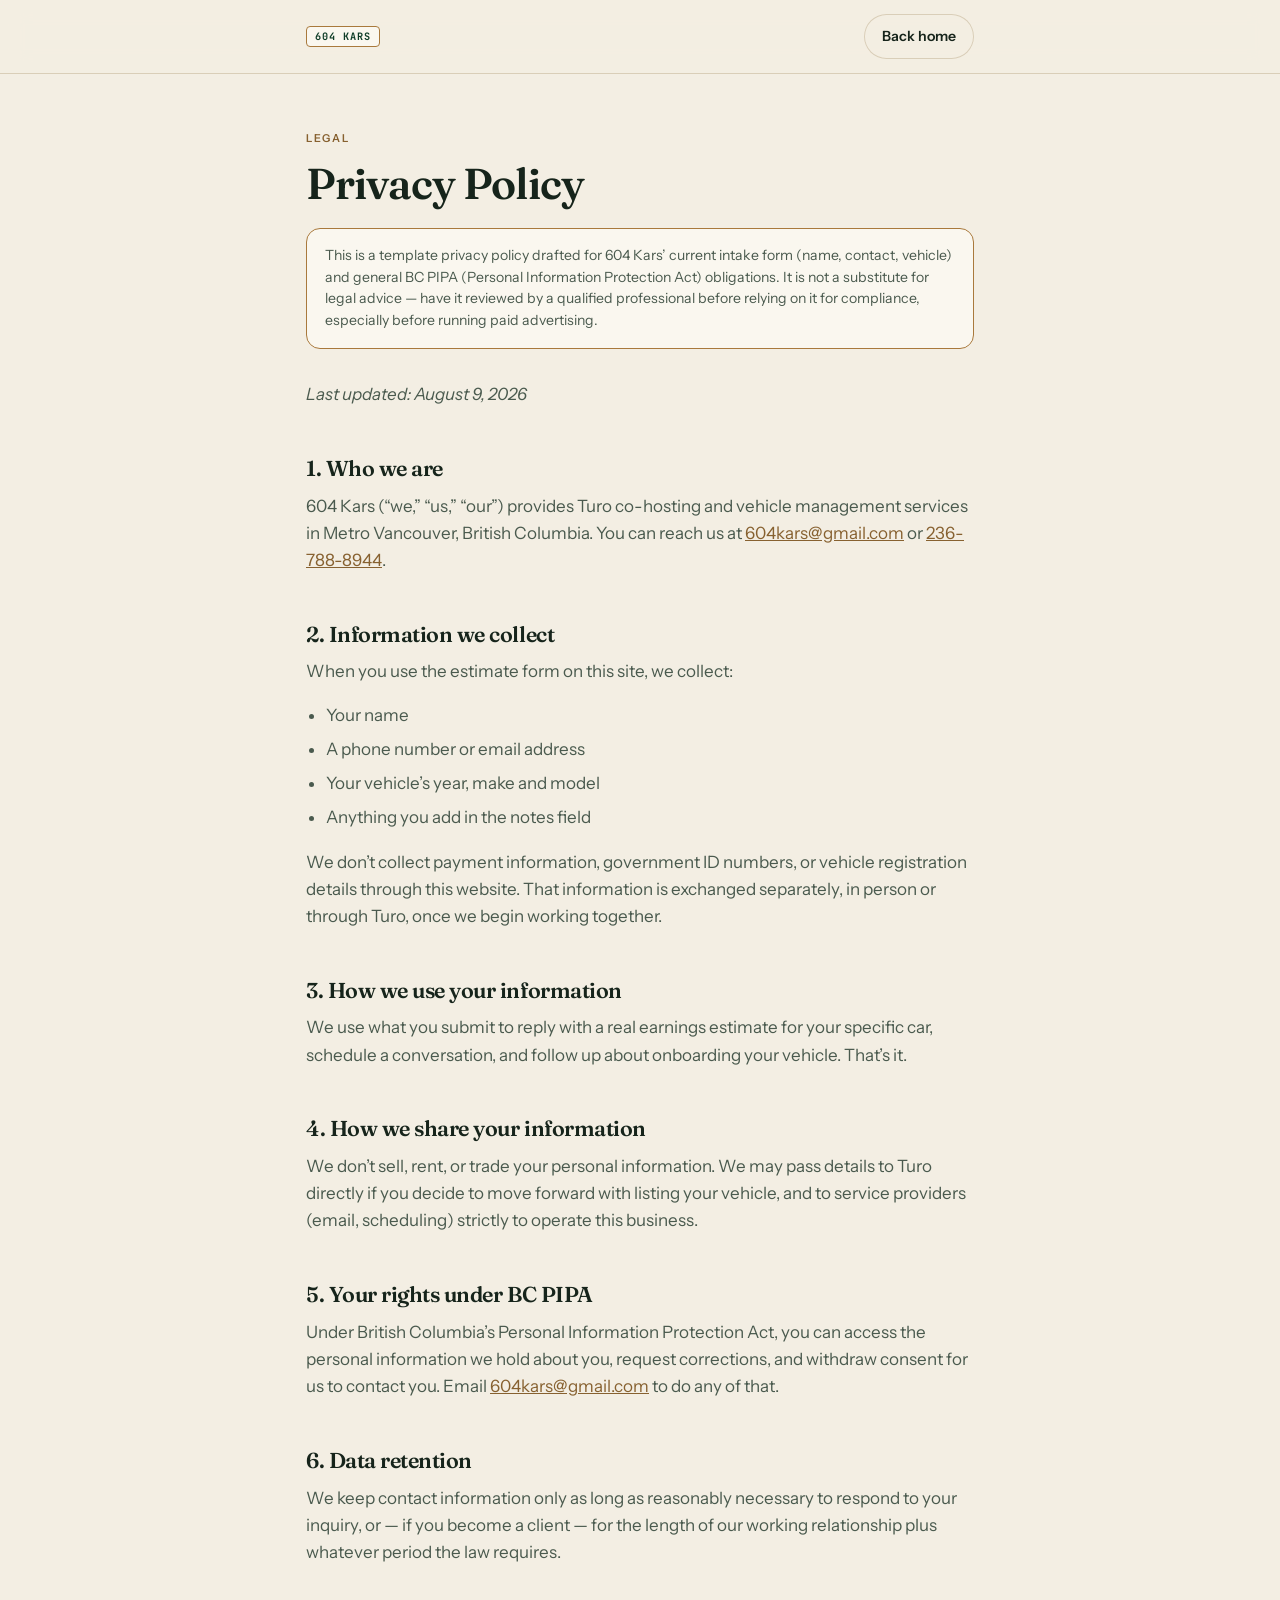
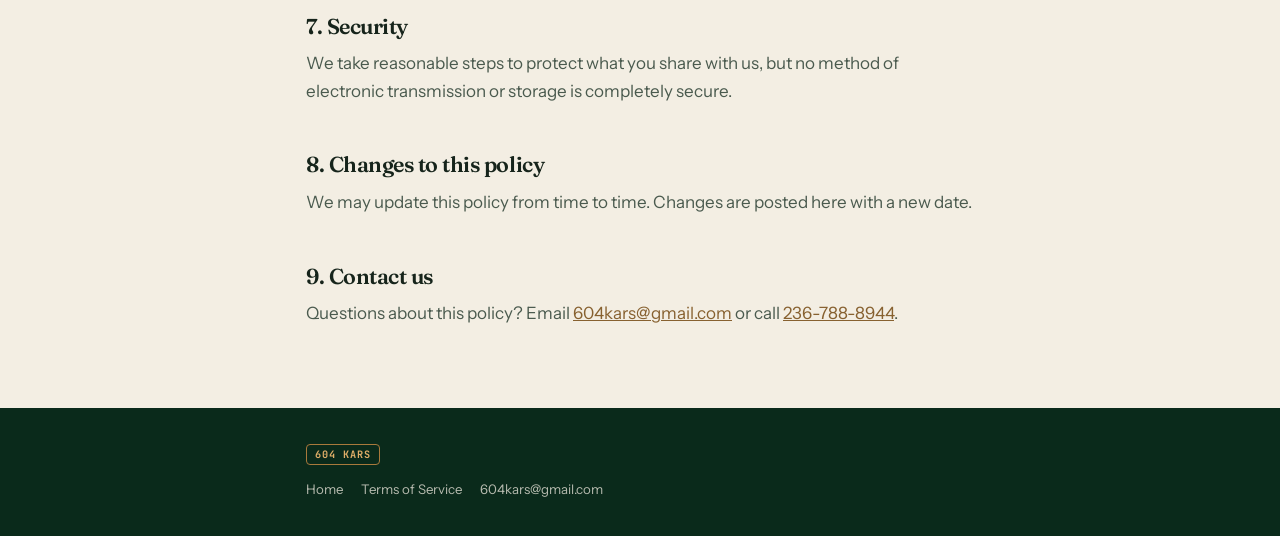
<file: privacy.html>
<!DOCTYPE html>
<html lang="en">
<head>
<meta charset="UTF-8">
<meta name="viewport" content="width=device-width, initial-scale=1.0">
<title>Privacy Policy — 604 Kars</title>
<meta name="robots" content="noindex, follow">
<link rel="canonical" href="https://604kars.com/privacy.html">
<meta name="theme-color" content="#F3EEE3">
<link rel="preconnect" href="https://fonts.googleapis.com">
<link rel="preconnect" href="https://fonts.gstatic.com" crossorigin>
<link href="https://fonts.googleapis.com/css2?family=Fraunces:opsz,wght@9..144,400..900&family=Instrument+Sans:wght@400;500;600&family=JetBrains+Mono:wght@500;700&display=swap" rel="stylesheet">
<link rel="icon" type="image/png" sizes="32x32" href="favicon-32.png">
<link rel="icon" type="image/png" sizes="16x16" href="favicon-16.png">
<link rel="apple-touch-icon" sizes="180x180" href="apple-touch-icon.png">
<link rel="icon" href="favicon.ico">
<link rel="stylesheet" href="legal.css">
</head>
<body>

<nav class="nav">
  <div class="wrap nav-inner">
    <a class="brand" href="/" aria-label="604 Kars — home"><span class="plate">604&nbsp;KARS</span></a>
    <a class="btn btn--ghost" href="/">Back home</a>
  </div>
</nav>

<main>
  <section class="wrap" style="padding-block:56px 80px;">
    <p class="eyebrow">Legal</p>
    <h1>Privacy Policy</h1>

    <div class="notice">
      This is a template privacy policy drafted for 604 Kars’ current intake form (name, contact, vehicle) and general BC PIPA (Personal Information Protection Act) obligations. It is not a substitute for legal advice — have it reviewed by a qualified professional before relying on it for compliance, especially before running paid advertising.
    </div>

    <p><em>Last updated: August 9, 2026</em></p>

    <h2>1. Who we are</h2>
    <p>604 Kars (“we,” “us,” “our”) provides Turo co-hosting and vehicle management services in Metro Vancouver, British Columbia. You can reach us at <a href="mailto:604kars@gmail.com">604kars@gmail.com</a> or <a href="tel:+12367888944">236-788-8944</a>.</p>

    <h2>2. Information we collect</h2>
    <p>When you use the estimate form on this site, we collect:</p>
    <ul>
      <li>Your name</li>
      <li>A phone number or email address</li>
      <li>Your vehicle’s year, make and model</li>
      <li>Anything you add in the notes field</li>
    </ul>
    <p>We don’t collect payment information, government ID numbers, or vehicle registration details through this website. That information is exchanged separately, in person or through Turo, once we begin working together.</p>

    <h2>3. How we use your information</h2>
    <p>We use what you submit to reply with a real earnings estimate for your specific car, schedule a conversation, and follow up about onboarding your vehicle. That’s it.</p>

    <h2>4. How we share your information</h2>
    <p>We don’t sell, rent, or trade your personal information. We may pass details to Turo directly if you decide to move forward with listing your vehicle, and to service providers (email, scheduling) strictly to operate this business.</p>

    <h2>5. Your rights under BC PIPA</h2>
    <p>Under British Columbia’s Personal Information Protection Act, you can access the personal information we hold about you, request corrections, and withdraw consent for us to contact you. Email <a href="mailto:604kars@gmail.com">604kars@gmail.com</a> to do any of that.</p>

    <h2>6. Data retention</h2>
    <p>We keep contact information only as long as reasonably necessary to respond to your inquiry, or — if you become a client — for the length of our working relationship plus whatever period the law requires.</p>

    <h2>7. Security</h2>
    <p>We take reasonable steps to protect what you share with us, but no method of electronic transmission or storage is completely secure.</p>

    <h2>8. Changes to this policy</h2>
    <p>We may update this policy from time to time. Changes are posted here with a new date.</p>

    <h2>9. Contact us</h2>
    <p>Questions about this policy? Email <a href="mailto:604kars@gmail.com">604kars@gmail.com</a> or call <a href="tel:+12367888944">236-788-8944</a>.</p>
  </section>
</main>

<footer class="foot">
  <div class="wrap">
    <a class="brand" href="/" aria-label="604 Kars — home"><span class="plate">604&nbsp;KARS</span></a>
    <div class="foot-links">
      <a href="/">Home</a>
      <a href="terms.html">Terms of Service</a>
      <a href="mailto:604kars@gmail.com">604kars@gmail.com</a>
    </div>
  </div>
</footer>

</body>
</html>
</file>
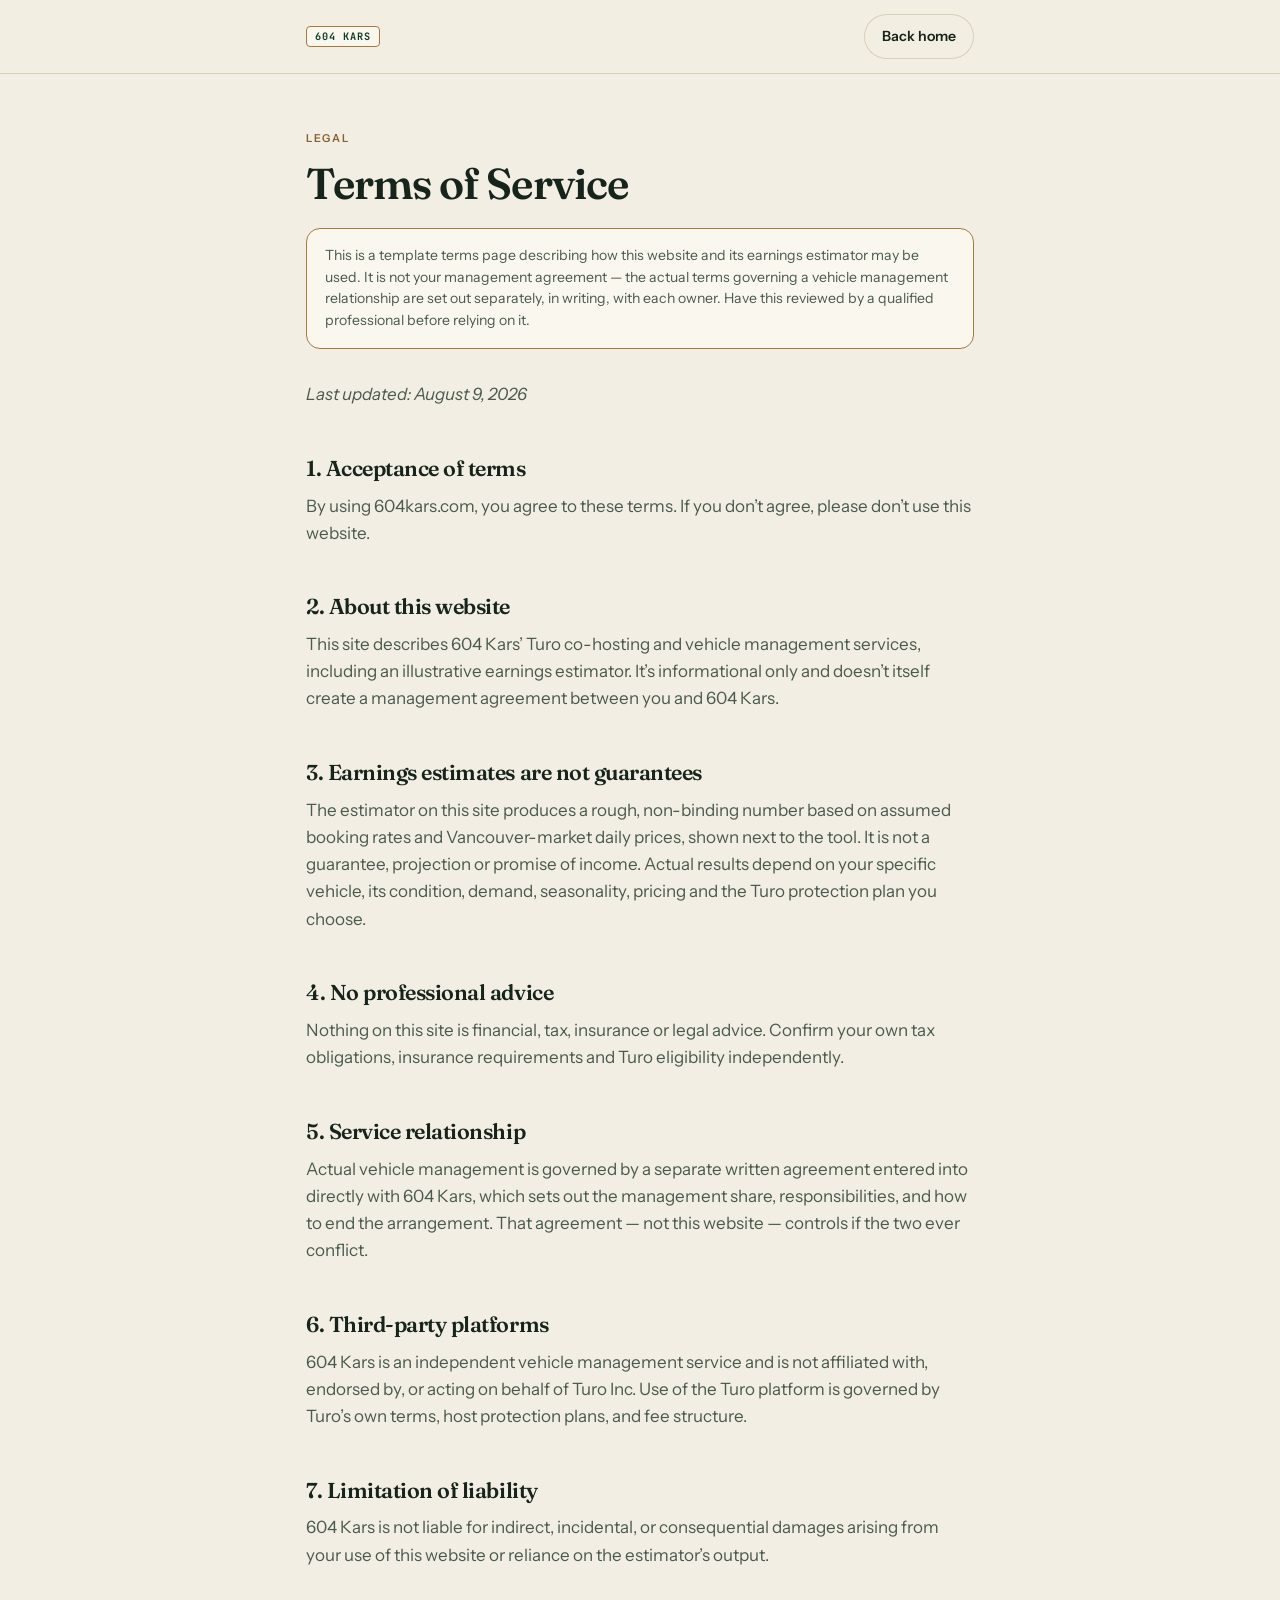
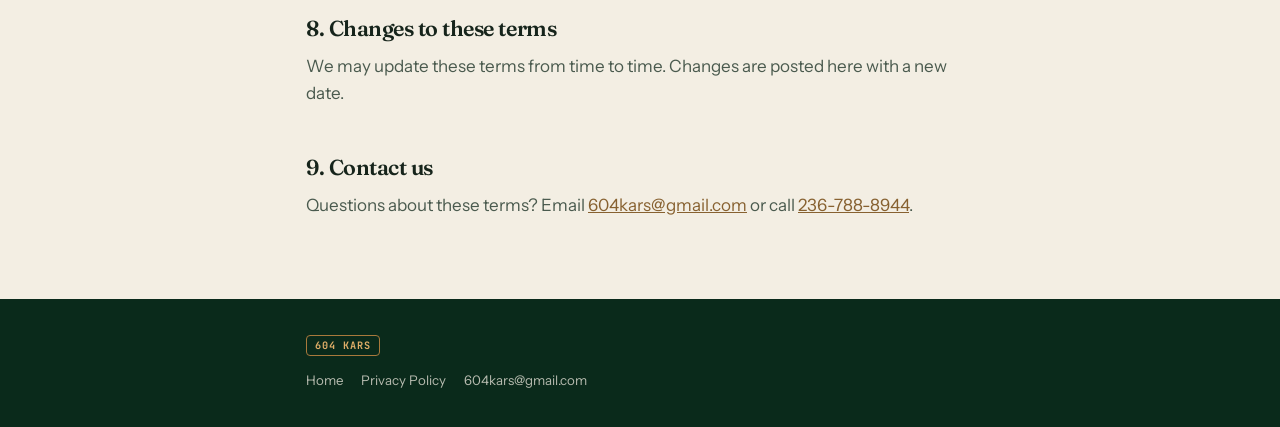
<file: terms.html>
<!DOCTYPE html>
<html lang="en">
<head>
<meta charset="UTF-8">
<meta name="viewport" content="width=device-width, initial-scale=1.0">
<title>Terms of Service — 604 Kars</title>
<meta name="robots" content="noindex, follow">
<link rel="canonical" href="https://604kars.com/terms.html">
<meta name="theme-color" content="#F3EEE3">
<link rel="preconnect" href="https://fonts.googleapis.com">
<link rel="preconnect" href="https://fonts.gstatic.com" crossorigin>
<link href="https://fonts.googleapis.com/css2?family=Fraunces:opsz,wght@9..144,400..900&family=Instrument+Sans:wght@400;500;600&family=JetBrains+Mono:wght@500;700&display=swap" rel="stylesheet">
<link rel="icon" type="image/png" sizes="32x32" href="favicon-32.png">
<link rel="icon" type="image/png" sizes="16x16" href="favicon-16.png">
<link rel="apple-touch-icon" sizes="180x180" href="apple-touch-icon.png">
<link rel="icon" href="favicon.ico">
<link rel="stylesheet" href="legal.css">
</head>
<body>

<nav class="nav">
  <div class="wrap nav-inner">
    <a class="brand" href="/" aria-label="604 Kars — home"><span class="plate">604&nbsp;KARS</span></a>
    <a class="btn btn--ghost" href="/">Back home</a>
  </div>
</nav>

<main>
  <section class="wrap" style="padding-block:56px 80px;">
    <p class="eyebrow">Legal</p>
    <h1>Terms of Service</h1>

    <div class="notice">
      This is a template terms page describing how this website and its earnings estimator may be used. It is not your management agreement — the actual terms governing a vehicle management relationship are set out separately, in writing, with each owner. Have this reviewed by a qualified professional before relying on it.
    </div>

    <p><em>Last updated: August 9, 2026</em></p>

    <h2>1. Acceptance of terms</h2>
    <p>By using 604kars.com, you agree to these terms. If you don’t agree, please don’t use this website.</p>

    <h2>2. About this website</h2>
    <p>This site describes 604 Kars’ Turo co-hosting and vehicle management services, including an illustrative earnings estimator. It’s informational only and doesn’t itself create a management agreement between you and 604 Kars.</p>

    <h2>3. Earnings estimates are not guarantees</h2>
    <p>The estimator on this site produces a rough, non-binding number based on assumed booking rates and Vancouver-market daily prices, shown next to the tool. It is not a guarantee, projection or promise of income. Actual results depend on your specific vehicle, its condition, demand, seasonality, pricing and the Turo protection plan you choose.</p>

    <h2>4. No professional advice</h2>
    <p>Nothing on this site is financial, tax, insurance or legal advice. Confirm your own tax obligations, insurance requirements and Turo eligibility independently.</p>

    <h2>5. Service relationship</h2>
    <p>Actual vehicle management is governed by a separate written agreement entered into directly with 604 Kars, which sets out the management share, responsibilities, and how to end the arrangement. That agreement — not this website — controls if the two ever conflict.</p>

    <h2>6. Third-party platforms</h2>
    <p>604 Kars is an independent vehicle management service and is not affiliated with, endorsed by, or acting on behalf of Turo Inc. Use of the Turo platform is governed by Turo’s own terms, host protection plans, and fee structure.</p>

    <h2>7. Limitation of liability</h2>
    <p>604 Kars is not liable for indirect, incidental, or consequential damages arising from your use of this website or reliance on the estimator’s output.</p>

    <h2>8. Changes to these terms</h2>
    <p>We may update these terms from time to time. Changes are posted here with a new date.</p>

    <h2>9. Contact us</h2>
    <p>Questions about these terms? Email <a href="mailto:604kars@gmail.com">604kars@gmail.com</a> or call <a href="tel:+12367888944">236-788-8944</a>.</p>
  </section>
</main>

<footer class="foot">
  <div class="wrap">
    <a class="brand" href="/" aria-label="604 Kars — home"><span class="plate">604&nbsp;KARS</span></a>
    <div class="foot-links">
      <a href="/">Home</a>
      <a href="privacy.html">Privacy Policy</a>
      <a href="mailto:604kars@gmail.com">604kars@gmail.com</a>
    </div>
  </div>
</footer>

</body>
</html>
</file>
<file: legal.css>
/* ==========================================================================
   604 KARS — shared styles for legal / utility pages (privacy, terms, 404).
   A subset of the tokens and components defined inline in index.html, kept
   in sync by hand since these pages don't carry the estimator/timeline/sheet
   JS that the homepage needs. If the homepage's palette or type changes,
   mirror it here.
   ========================================================================== */
:root{
  --paper:        #F3EEE3;
  --paper-raise:  #FAF7EF;
  --ink:          #16241B;
  --ink-soft:     #4A5A4E;
  --ink-mute:     #5F6E63;
  --green:        #0F3D28;
  --green-deep:   #0A2A1B;
  --brass:        #A9793C;
  --brass-text:   #876130;
  --brass-lift:   #DFAE68;
  --hairline:     #D9CEB8;

  --on-green:      #F3EEE3;
  --on-green-soft: rgba(243,238,227,.74);
  --on-green-mute: rgba(243,238,227,.62);

  --r-sm: 8px;
  --r-md: 14px;
  --gut: clamp(20px, 5vw, 46px);
  --maxw: 760px;
}

*{ box-sizing:border-box; }
html{ -webkit-text-size-adjust:100%; scroll-behavior:smooth; }
@media (prefers-reduced-motion: reduce){ html{ scroll-behavior:auto; } }

body{
  margin:0;
  background:var(--paper);
  color:var(--ink);
  font-family:'Instrument Sans', system-ui, -apple-system, sans-serif;
  font-size:clamp(15px,.36vw + 14.2px,17px);
  line-height:1.6;
  -webkit-font-smoothing:antialiased;
}

.wrap{ width:100%; max-width:var(--maxw); margin-inline:auto; padding-inline:var(--gut); }
.wrap--wide{ max-width:1140px; }

h1,h2,.display{
  font-family:Fraunces, Georgia, serif;
  font-optical-sizing:auto;
  margin:0 0 .5em;
  font-weight:600;
  letter-spacing:-.022em;
  text-wrap:balance;
}
h1{ font-size:clamp(1.9rem,4vw,2.7rem); line-height:1.05; }
h2{ font-size:1.35rem; line-height:1.2; margin-top:2.2em; }
p{ margin:0 0 1em; color:var(--ink-soft); }
p:last-child{ margin-bottom:0; }
ul{ margin:0 0 1em; padding-left:1.2em; color:var(--ink-soft); }
li{ margin-bottom:.4em; }
a{ color:var(--brass-text); }
a:hover{ color:var(--ink); }

.eyebrow{
  font-size:.68rem; font-weight:600; letter-spacing:.15em;
  text-transform:uppercase; color:var(--brass-text); margin:0 0 14px;
}

/* Nav — static (no scroll-lift JS on these pages), same visual weight */
.nav{
  padding:14px 0; background:rgba(243,238,227,.9);
  border-bottom:1px solid var(--hairline);
  backdrop-filter:blur(14px) saturate(160%);
  -webkit-backdrop-filter:blur(14px) saturate(160%);
}
.nav-inner{ display:flex; align-items:center; justify-content:space-between; gap:16px; }
.brand{ display:flex; align-items:center; gap:10px; text-decoration:none; color:var(--ink); }
.plate{
  font-family:'JetBrains Mono',monospace; font-weight:700; font-size:.64rem;
  letter-spacing:.1em; color:var(--green); background:var(--paper-raise);
  border:1px solid var(--brass); border-radius:4px; padding:5px 8px 4px; line-height:1;
}

.btn{
  -webkit-tap-highlight-color:transparent; touch-action:manipulation;
  appearance:none; border:0; cursor:pointer; font:inherit; font-weight:600;
  font-size:.88rem; padding:11px 18px; border-radius:999px;
  display:inline-flex; align-items:center; gap:8px; text-decoration:none;
  transform:scale(1); transition:transform 110ms cubic-bezier(.22,.61,.36,1), background-color 170ms linear;
}
.btn:active{ transform:scale(.96); }
.btn--ghost{ background:transparent; color:var(--ink); box-shadow:inset 0 0 0 1px var(--hairline); }
.btn--ghost:hover{ background:rgba(169,121,60,.08); }
.btn--primary{ background:var(--green); color:var(--paper); }
.btn--primary:hover{ background:var(--green-deep); }

.notice{
  background:var(--paper-raise); border:1px solid var(--brass);
  border-radius:var(--r-md); padding:16px 18px; margin-bottom:32px;
  font-size:.88rem; line-height:1.55; color:var(--ink-soft);
}

.hr{ height:1px; border:0; background:var(--hairline); margin:0; }

.foot{ background:var(--green-deep); color:var(--on-green); padding-block:36px; font-size:.83rem; }
.foot .brand{ color:var(--on-green); }
.foot .plate{ background:transparent; color:var(--brass-lift); border-color:var(--brass); }
.foot-links{ display:flex; flex-wrap:wrap; gap:8px 18px; margin-top:14px; }
.foot a{ color:var(--on-green-soft); text-decoration:none; }
.foot a:hover{ color:var(--on-green); }

.err-hero{ padding:clamp(90px,16vh,150px) 0 clamp(50px,8vw,90px); text-align:center; }

:where(a,button,[tabindex]):focus-visible{
  outline:2px solid var(--brass); outline-offset:3px; border-radius:var(--r-sm);
}

@media (prefers-contrast: more){
  :root{ --ink-soft:#2C3A31; --ink-mute:#39473E; --hairline:#A99878; }
}
</file>
